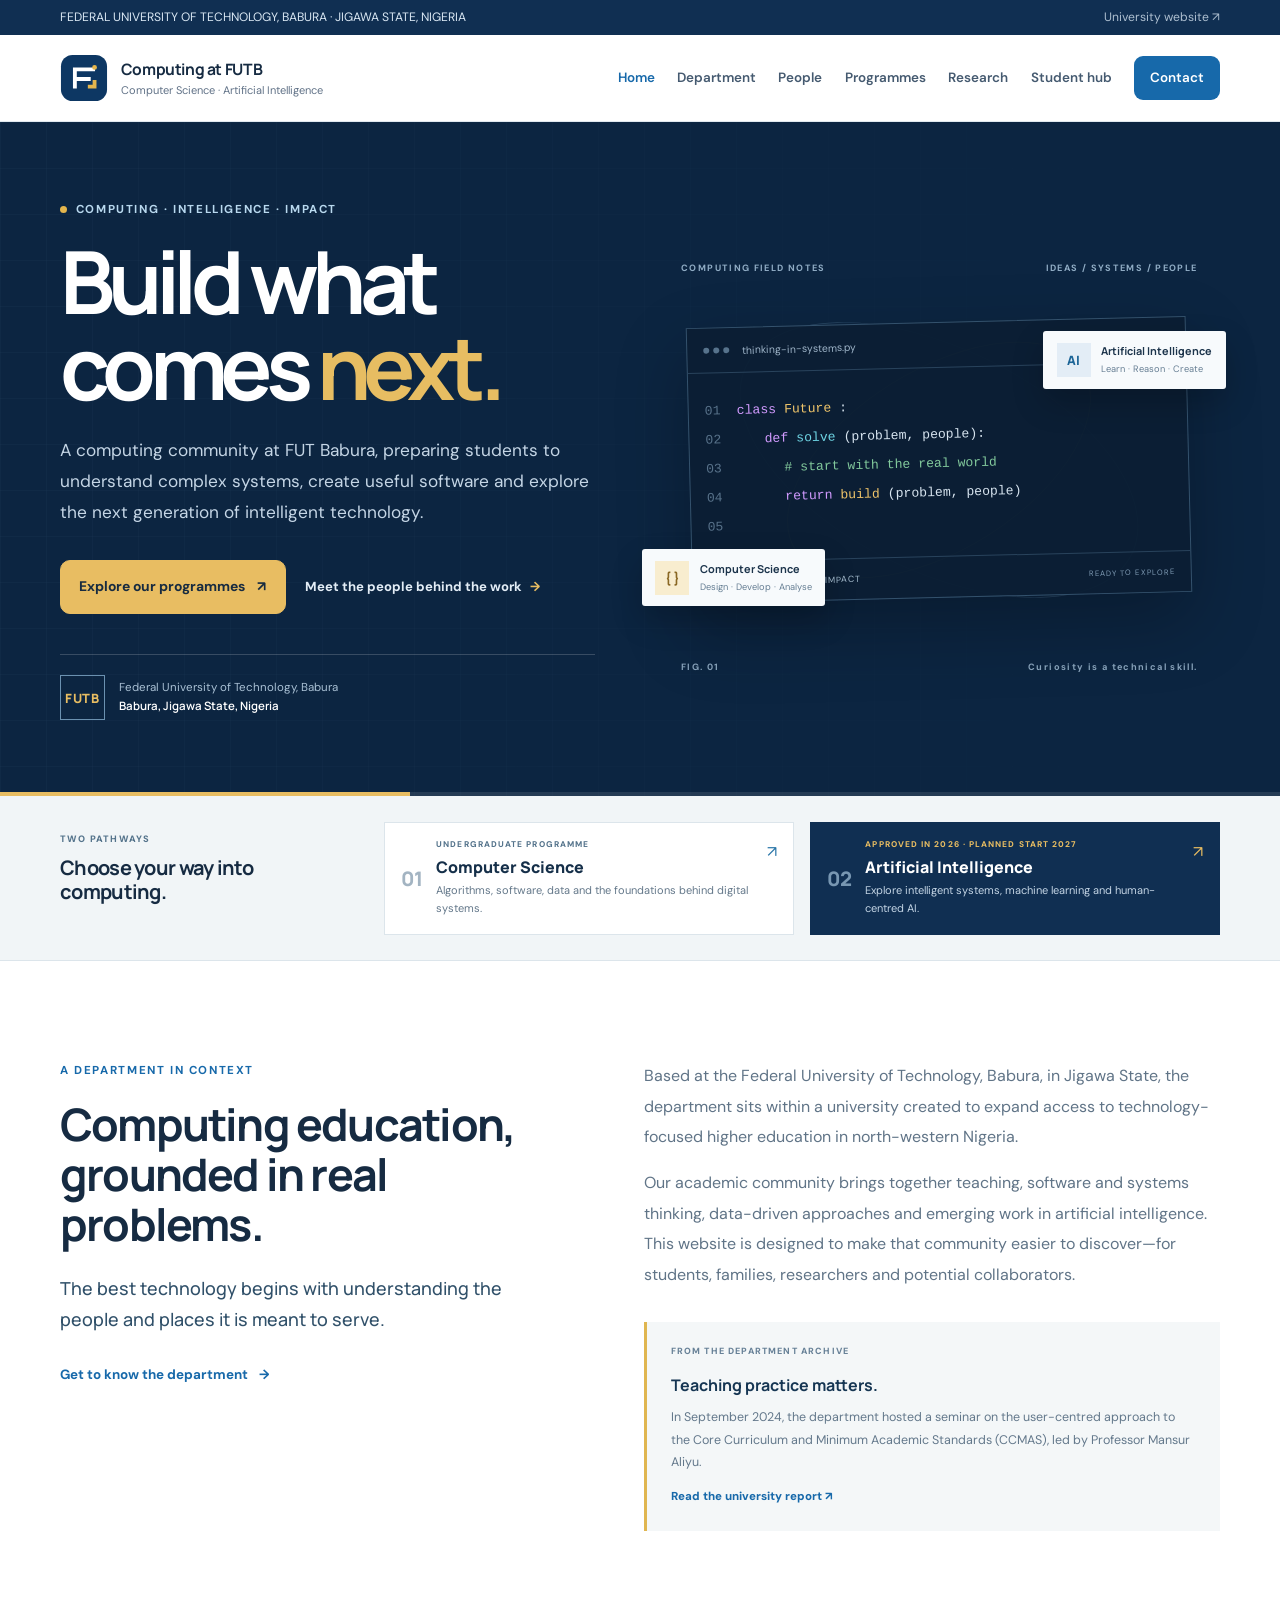
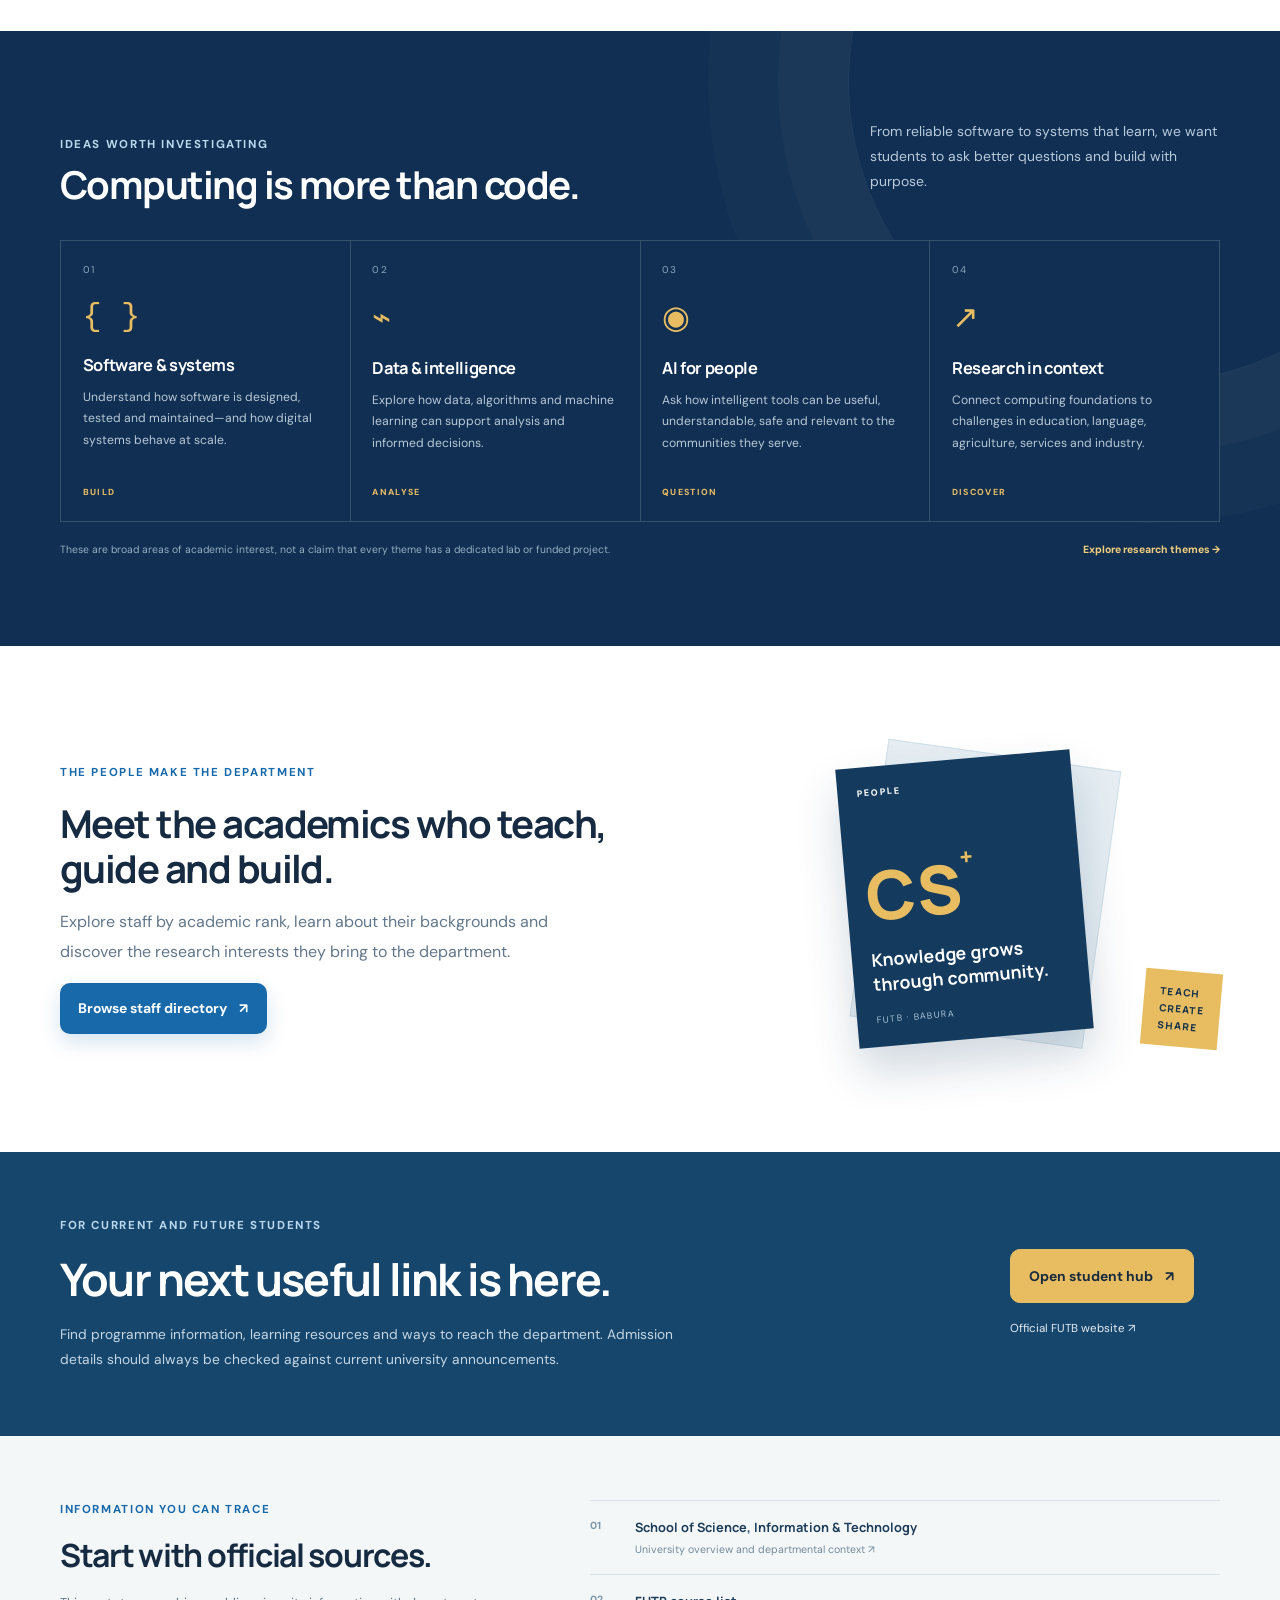
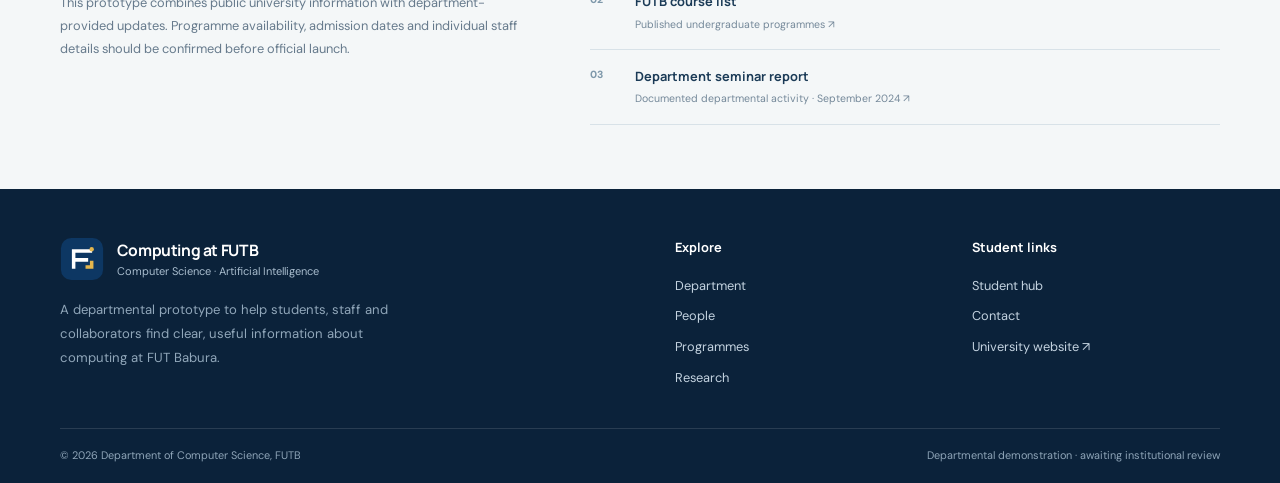
<file: index.html>
<!doctype html>
<html lang="en"><head><meta charset="utf-8"><meta name="viewport" content="width=device-width, initial-scale=1"><meta name="description" content="Explore Computer Science and Artificial Intelligence at the Federal University of Technology Babura, Jigawa State, Nigeria."><title>Computing at FUTB | Computer Science & Artificial Intelligence</title><link rel="icon" href="assets/images/favicon.svg" type="image/svg+xml"><link rel="stylesheet" href="assets/css/style.css"><script src="assets/js/main.js" defer></script></head>
<body><a class="skip-link" href="#main">Skip to content</a><div class="topbar"><div class="container topbar-inner"><span>FEDERAL UNIVERSITY OF TECHNOLOGY, BABURA · JIGAWA STATE, NIGERIA</span><a class="topbar-note" href="https://futb.edu.ng/" target="_blank" rel="noopener">University website ↗</a></div></div>
<header class="site-header"><div class="container header-inner"><a class="brand" href="index.html" aria-label="Department home"><img src="assets/images/futb-cs-mark.svg" alt="" width="48" height="48"><span><strong>Computing at FUTB</strong><small>Computer Science · Artificial Intelligence</small></span></a><button class="menu-toggle" aria-expanded="false" aria-controls="primary-nav" aria-label="Open navigation"><span></span><span></span><span></span></button><nav class="primary-nav" id="primary-nav" aria-label="Main navigation"><a class="active" href="index.html">Home</a><a href="about.html">Department</a><a href="staff.html">People</a><a href="programmes.html">Programmes</a><a href="research.html">Research</a><a href="resources.html">Student hub</a><a class="nav-contact" href="contact.html">Contact</a></nav></div></header>
<main id="main">
<section class="home-hero"><div class="hero-grid-texture" aria-hidden="true"></div><div class="container home-hero-layout"><div class="home-hero-copy"><p class="eyebrow eyebrow-light"><span class="eyebrow-dot"></span> COMPUTING · INTELLIGENCE · IMPACT</p><h1>Build what<br>comes <em>next.</em></h1><p class="home-hero-lead">A computing community at FUT Babura, preparing students to understand complex systems, create useful software and explore the next generation of intelligent technology.</p><div class="hero-actions"><a class="button button-gold" href="programmes.html">Explore our programmes <span aria-hidden="true">↗</span></a><a class="hero-text-link" href="staff.html">Meet the people behind the work <span>→</span></a></div><div class="hero-proof"><span class="proof-mark">FUTB</span><span>Federal University of Technology, Babura<br><strong>Babura, Jigawa State, Nigeria</strong></span></div></div>
<div class="hero-lab" aria-label="Abstract visual of code, data and artificial intelligence"><div class="lab-topline"><span>COMPUTING FIELD NOTES</span><span>IDEAS / SYSTEMS / PEOPLE</span></div><div class="lab-window"><div class="lab-window-head"><span class="window-dots"><i></i><i></i><i></i></span><span>thinking-in-systems.py</span><span class="window-state">FIELD NOTE 01</span></div><div class="code-lines" aria-hidden="true"><div><b>01</b><span class="code-purple">class</span> <span class="code-yellow">Future</span><span>:</span></div><div><b>02</b><span class="indent"></span><span class="code-purple">def</span> <span class="code-cyan">solve</span><span>(problem, people):</span></div><div><b>03</b><span class="indent indent-2"></span><span class="code-green"># start with the real world</span></div><div><b>04</b><span class="indent indent-2"></span><span class="code-purple">return</span> <span class="code-yellow">build</span><span>(problem, people)</span></div><div><b>05</b><span></span></div></div><div class="lab-output"><span class="output-dot"></span><span>IDEAS → SYSTEMS → IMPACT</span><span class="output-right">READY TO EXPLORE</span></div></div><div class="lab-orbit orbit-large"></div><div class="lab-orbit orbit-small"></div><div class="floating-card floating-ai"><span class="float-icon">AI</span><span><strong>Artificial Intelligence</strong><small>Learn · Reason · Create</small></span></div><div class="floating-card floating-cs"><span class="float-icon">{ }</span><span><strong>Computer Science</strong><small>Design · Develop · Analyse</small></span></div><div class="lab-foot"><span>FIG. 01</span><span>Curiosity is a technical skill.</span></div></div></div><div class="hero-bottom-rule"><span></span></div></section>
<section class="programme-strip"><div class="container programme-strip-inner"><div class="strip-intro"><span class="strip-kicker">TWO PATHWAYS</span><h2>Choose your way into computing.</h2></div><a class="pathway pathway-cs" href="programmes.html#computer-science"><span class="pathway-number">01</span><span class="pathway-content"><small>UNDERGRADUATE PROGRAMME</small><strong>Computer Science</strong><span>Algorithms, software, data and the foundations behind digital systems.</span></span><span class="pathway-arrow">↗</span></a><a class="pathway pathway-ai" href="programmes.html#artificial-intelligence"><span class="pathway-number">02</span><span class="pathway-content"><small>APPROVED IN 2026 · PLANNED START 2027</small><strong>Artificial Intelligence</strong><span>Explore intelligent systems, machine learning and human-centred AI.</span></span><span class="pathway-arrow">↗</span></a></div></section>
<section class="section section-white home-story"><div class="container story-layout"><div class="story-heading"><p class="eyebrow">A department in context</p><h2>Computing education, grounded in real problems.</h2><p class="story-big">The best technology begins with understanding the people and places it is meant to serve.</p><a class="text-link" href="about.html">Get to know the department <span>→</span></a></div><div class="story-copy"><p>Based at the Federal University of Technology, Babura, in Jigawa State, the department sits within a university created to expand access to technology-focused higher education in north-western Nigeria.</p><p>Our academic community brings together teaching, software and systems thinking, data-driven approaches and emerging work in artificial intelligence. This website is designed to make that community easier to discover—for students, families, researchers and potential collaborators.</p><div class="story-fact"><span class="fact-index">FROM THE DEPARTMENT ARCHIVE</span><strong>Teaching practice matters.</strong><p>In September 2024, the department hosted a seminar on the user-centred approach to the Core Curriculum and Minimum Academic Standards (CCMAS), led by Professor Mansur Aliyu.</p><a href="https://website.futb.edu.ng/department-of-computer-science-train-staff-on-ccmass-implementation/" target="_blank" rel="noopener">Read the university report ↗</a></div></div></div></section>
<section class="section research-section"><div class="container"><div class="section-heading section-heading-light"><div><p class="eyebrow eyebrow-light">Ideas worth investigating</p><h2>Computing is more than code.</h2></div><p class="heading-aside">From reliable software to systems that learn, we want students to ask better questions and build with purpose.</p></div><div class="interest-grid"><article class="interest-card"><span class="interest-no">01</span><div class="interest-symbol">{ }</div><h3>Software & systems</h3><p>Understand how software is designed, tested and maintained—and how digital systems behave at scale.</p><span class="interest-tag">BUILD</span></article><article class="interest-card"><span class="interest-no">02</span><div class="interest-symbol">⌁</div><h3>Data & intelligence</h3><p>Explore how data, algorithms and machine learning can support analysis and informed decisions.</p><span class="interest-tag">ANALYSE</span></article><article class="interest-card"><span class="interest-no">03</span><div class="interest-symbol">◉</div><h3>AI for people</h3><p>Ask how intelligent tools can be useful, understandable, safe and relevant to the communities they serve.</p><span class="interest-tag">QUESTION</span></article><article class="interest-card"><span class="interest-no">04</span><div class="interest-symbol">↗</div><h3>Research in context</h3><p>Connect computing foundations to challenges in education, language, agriculture, services and industry.</p><span class="interest-tag">DISCOVER</span></article></div><div class="research-footer"><span>These are broad areas of academic interest, not a claim that every theme has a dedicated lab or funded project.</span><a href="research.html">Explore research themes <span>→</span></a></div></div></section>
<section class="section section-white people-preview"><div class="container people-layout"><div><p class="eyebrow">The people make the department</p><h2>Meet the academics who teach, guide and build.</h2><p>Explore staff by academic rank, learn about their backgrounds and discover the research interests they bring to the department.</p><a class="button button-primary" href="staff.html">Browse staff directory <span>↗</span></a></div><div class="people-art" aria-hidden="true"><div class="people-card card-back"><span>COMPUTING</span><i>01</i></div><div class="people-card card-front"><span>PEOPLE</span><div class="people-initials">CS<span>+</span></div><strong>Knowledge grows<br>through community.</strong><small>FUTB · BABURA</small></div><div class="people-stamp">TEACH<br>CREATE<br>SHARE</div></div></div></section>
<section class="student-callout"><div class="container callout-inner"><div><p class="eyebrow eyebrow-light">For current and future students</p><h2>Your next useful link is here.</h2><p>Find programme information, learning resources and ways to reach the department. Admission details should always be checked against current university announcements.</p></div><div class="callout-actions"><a class="button button-gold" href="resources.html">Open student hub <span>↗</span></a><a class="callout-underlink" href="https://futb.edu.ng/" target="_blank" rel="noopener">Official FUTB website ↗</a></div></div></section>
<section class="section sources-section"><div class="container sources-layout"><div><p class="eyebrow">Information you can trace</p><h2>Start with official sources.</h2><p>This prototype combines public university information with department-provided updates. Programme availability, admission dates and individual staff details should be confirmed before official launch.</p></div><div class="source-links"><a href="https://futb.edu.ng/school-of-science-information-and-technology/" target="_blank" rel="noopener"><span>01</span><strong>School of Science, Information & Technology</strong><small>University overview and departmental context ↗</small></a><a href="https://website.futb.edu.ng/courses/" target="_blank" rel="noopener"><span>02</span><strong>FUTB course list</strong><small>Published undergraduate programmes ↗</small></a><a href="https://website.futb.edu.ng/department-of-computer-science-train-staff-on-ccmass-implementation/" target="_blank" rel="noopener"><span>03</span><strong>Department seminar report</strong><small>Documented departmental activity · September 2024 ↗</small></a></div></div></section>
</main><footer class="site-footer"><div class="container footer-main"><div class="footer-brand"><a class="brand brand-footer" href="index.html"><img src="assets/images/futb-cs-mark.svg" alt="" width="44" height="44"><span><strong>Computing at FUTB</strong><small>Computer Science · Artificial Intelligence</small></span></a><p>A departmental prototype to help students, staff and collaborators find clear, useful information about computing at FUT Babura.</p></div><div class="footer-column"><strong>Explore</strong><a href="about.html">Department</a><a href="staff.html">People</a><a href="programmes.html">Programmes</a><a href="research.html">Research</a></div><div class="footer-column"><strong>Student links</strong><a href="resources.html">Student hub</a><a href="contact.html">Contact</a><a href="https://futb.edu.ng/" target="_blank" rel="noopener">University website ↗</a></div></div><div class="container footer-bottom"><span>© <span data-current-year></span> Department of Computer Science, FUTB</span><span>Departmental demonstration · awaiting institutional review</span></div></footer>
</body></html>
</file>
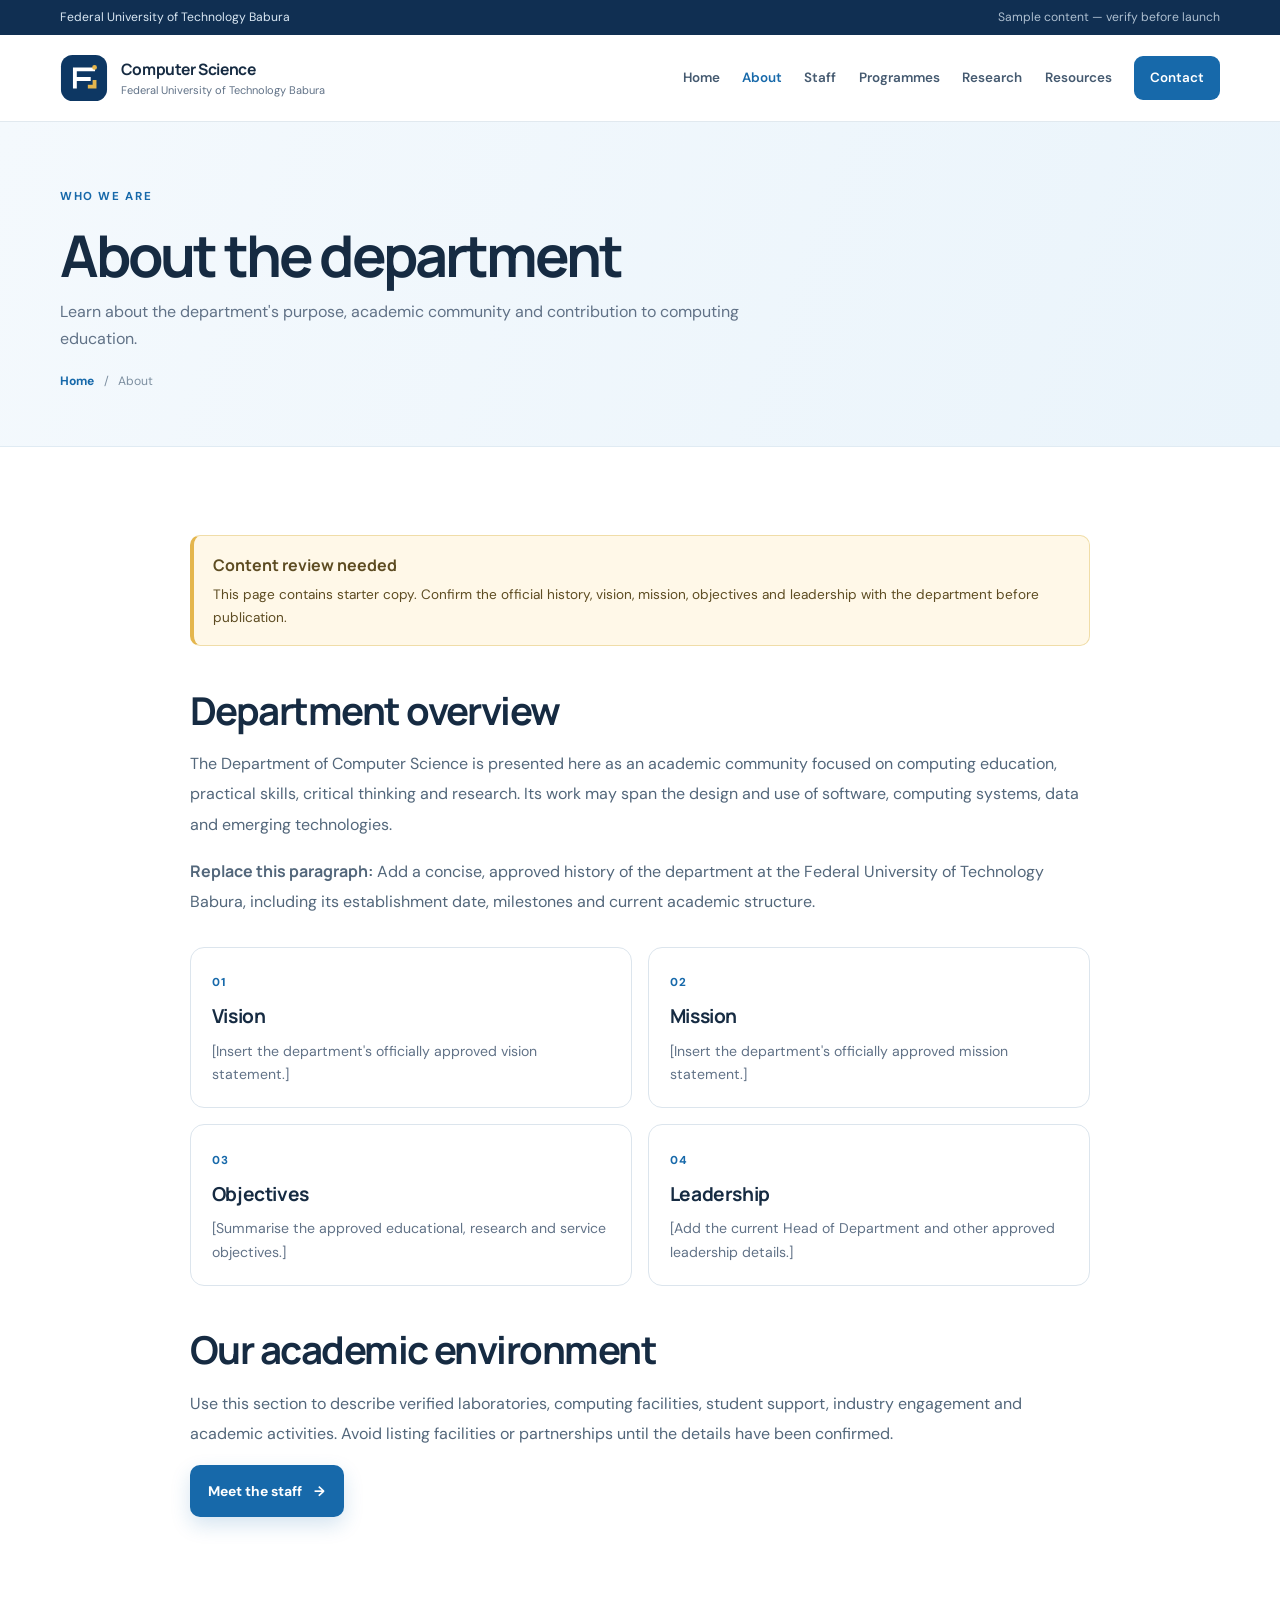
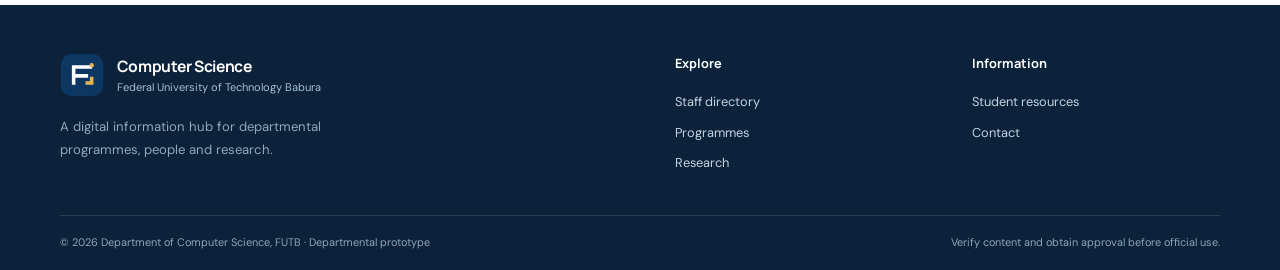
<file: about.html>
<!doctype html>
<html lang="en"><head><meta charset="utf-8"><meta name="viewport" content="width=device-width, initial-scale=1"><meta name="description" content="About the Department of Computer Science at FUTB."><title>About the Department | Computer Science FUTB</title><link rel="icon" href="assets/images/favicon.svg" type="image/svg+xml"><link rel="stylesheet" href="assets/css/style.css"><script src="assets/js/main.js" defer></script></head>
<body><a class="skip-link" href="#main">Skip to content</a><div class="topbar"><div class="container topbar-inner"><span>Federal University of Technology Babura</span><span class="topbar-note">Sample content — verify before launch</span></div></div><header class="site-header"><div class="container header-inner"><a class="brand" href="index.html"><img src="assets/images/futb-cs-mark.svg" alt="" width="48" height="48"><span><strong>Computer Science</strong><small>Federal University of Technology Babura</small></span></a><button class="menu-toggle" aria-expanded="false" aria-controls="primary-nav" aria-label="Open navigation"><span></span><span></span><span></span></button><nav class="primary-nav" id="primary-nav" aria-label="Main navigation"><a href="index.html">Home</a><a class="active" href="about.html">About</a><a href="staff.html">Staff</a><a href="programmes.html">Programmes</a><a href="research.html">Research</a><a href="resources.html">Resources</a><a class="nav-contact" href="contact.html">Contact</a></nav></div></header>
<main id="main"><section class="page-hero"><div class="container"><p class="eyebrow">Who we are</p><h1>About the department</h1><p>Learn about the department's purpose, academic community and contribution to computing education.</p><div class="breadcrumbs"><a href="index.html">Home</a><span>/</span><span>About</span></div></div></section>
<section class="section section-white"><div class="container content-narrow"><div class="notice-box"><strong>Content review needed</strong><p>This page contains starter copy. Confirm the official history, vision, mission, objectives and leadership with the department before publication.</p></div><h2>Department overview</h2><p>The Department of Computer Science is presented here as an academic community focused on computing education, practical skills, critical thinking and research. Its work may span the design and use of software, computing systems, data and emerging technologies.</p><p><strong>Replace this paragraph:</strong> Add a concise, approved history of the department at the Federal University of Technology Babura, including its establishment date, milestones and current academic structure.</p><div class="two-column-content"><article class="info-panel"><span class="panel-number">01</span><h3>Vision</h3><p>[Insert the department's officially approved vision statement.]</p></article><article class="info-panel"><span class="panel-number">02</span><h3>Mission</h3><p>[Insert the department's officially approved mission statement.]</p></article><article class="info-panel"><span class="panel-number">03</span><h3>Objectives</h3><p>[Summarise the approved educational, research and service objectives.]</p></article><article class="info-panel"><span class="panel-number">04</span><h3>Leadership</h3><p>[Add the current Head of Department and other approved leadership details.]</p></article></div><h2>Our academic environment</h2><p>Use this section to describe verified laboratories, computing facilities, student support, industry engagement and academic activities. Avoid listing facilities or partnerships until the details have been confirmed.</p><a class="button button-primary" href="staff.html">Meet the staff <span>→</span></a></div></section></main>
<footer class="site-footer"><div class="container footer-main"><div class="footer-brand"><a class="brand brand-footer" href="index.html"><img src="assets/images/futb-cs-mark.svg" alt="" width="44" height="44"><span><strong>Computer Science</strong><small>Federal University of Technology Babura</small></span></a><p>A digital information hub for departmental programmes, people and research.</p></div><div class="footer-column"><strong>Explore</strong><a href="staff.html">Staff directory</a><a href="programmes.html">Programmes</a><a href="research.html">Research</a></div><div class="footer-column"><strong>Information</strong><a href="resources.html">Student resources</a><a href="contact.html">Contact</a></div></div><div class="container footer-bottom"><span>© <span data-current-year></span> Department of Computer Science, FUTB · Departmental prototype</span><span>Verify content and obtain approval before official use.</span></div></footer></body></html>
</file>
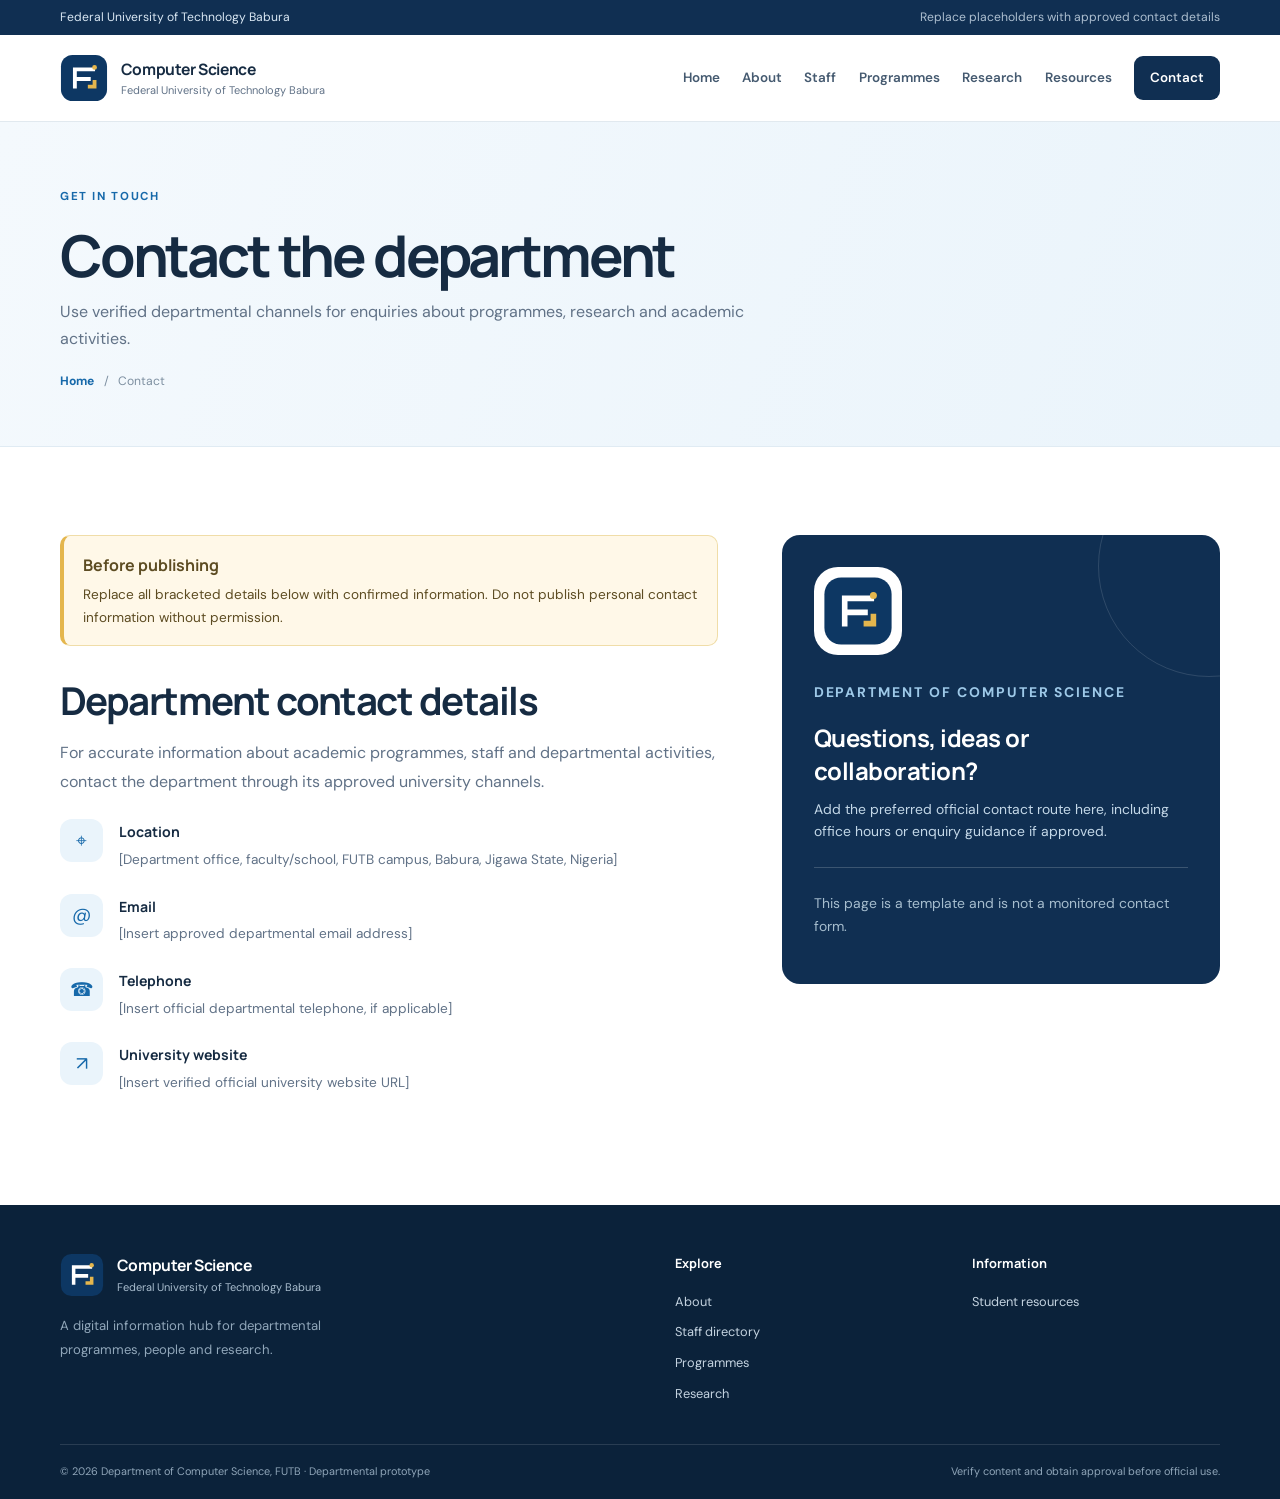
<file: contact.html>
<!doctype html>
<html lang="en"><head><meta charset="utf-8"><meta name="viewport" content="width=device-width, initial-scale=1"><meta name="description" content="Contact the Department of Computer Science at FUTB."><title>Contact | Computer Science FUTB</title><link rel="icon" href="assets/images/favicon.svg" type="image/svg+xml"><link rel="stylesheet" href="assets/css/style.css"><script src="assets/js/main.js" defer></script></head>
<body><a class="skip-link" href="#main">Skip to content</a><div class="topbar"><div class="container topbar-inner"><span>Federal University of Technology Babura</span><span class="topbar-note">Replace placeholders with approved contact details</span></div></div><header class="site-header"><div class="container header-inner"><a class="brand" href="index.html"><img src="assets/images/futb-cs-mark.svg" alt="" width="48" height="48"><span><strong>Computer Science</strong><small>Federal University of Technology Babura</small></span></a><button class="menu-toggle" aria-expanded="false" aria-controls="primary-nav" aria-label="Open navigation"><span></span><span></span><span></span></button><nav class="primary-nav" id="primary-nav" aria-label="Main navigation"><a href="index.html">Home</a><a href="about.html">About</a><a href="staff.html">Staff</a><a href="programmes.html">Programmes</a><a href="research.html">Research</a><a href="resources.html">Resources</a><a class="nav-contact active" href="contact.html">Contact</a></nav></div></header>
<main id="main"><section class="page-hero"><div class="container"><p class="eyebrow">Get in touch</p><h1>Contact the department</h1><p>Use verified departmental channels for enquiries about programmes, research and academic activities.</p><div class="breadcrumbs"><a href="index.html">Home</a><span>/</span><span>Contact</span></div></div></section><section class="section section-white"><div class="container contact-grid"><div><div class="notice-box"><strong>Before publishing</strong><p>Replace all bracketed details below with confirmed information. Do not publish personal contact information without permission.</p></div><h2>Department contact details</h2><p>For accurate information about academic programmes, staff and departmental activities, contact the department through its approved university channels.</p><div class="contact-detail"><span class="contact-icon">⌖</span><div><strong>Location</strong><p>[Department office, faculty/school, FUTB campus, Babura, Jigawa State, Nigeria]</p></div></div><div class="contact-detail"><span class="contact-icon">@</span><div><strong>Email</strong><p>[Insert approved departmental email address]</p></div></div><div class="contact-detail"><span class="contact-icon">☎</span><div><strong>Telephone</strong><p>[Insert official departmental telephone, if applicable]</p></div></div><div class="contact-detail"><span class="contact-icon">↗</span><div><strong>University website</strong><p>[Insert verified official university website URL]</p></div></div></div><aside class="contact-aside"><div class="contact-aside-mark"><img src="assets/images/futb-cs-mark.svg" alt="" width="70" height="70"></div><p class="eyebrow">Department of Computer Science</p><h3>Questions, ideas or collaboration?</h3><p>Add the preferred official contact route here, including office hours or enquiry guidance if approved.</p><div class="aside-divider"></div><p class="small-note">This page is a template and is not a monitored contact form.</p></aside></div></section></main>
<footer class="site-footer"><div class="container footer-main"><div class="footer-brand"><a class="brand brand-footer" href="index.html"><img src="assets/images/futb-cs-mark.svg" alt="" width="44" height="44"><span><strong>Computer Science</strong><small>Federal University of Technology Babura</small></span></a><p>A digital information hub for departmental programmes, people and research.</p></div><div class="footer-column"><strong>Explore</strong><a href="about.html">About</a><a href="staff.html">Staff directory</a><a href="programmes.html">Programmes</a><a href="research.html">Research</a></div><div class="footer-column"><strong>Information</strong><a href="resources.html">Student resources</a></div></div><div class="container footer-bottom"><span>© <span data-current-year></span> Department of Computer Science, FUTB · Departmental prototype</span><span>Verify content and obtain approval before official use.</span></div></footer></body></html>
</file>
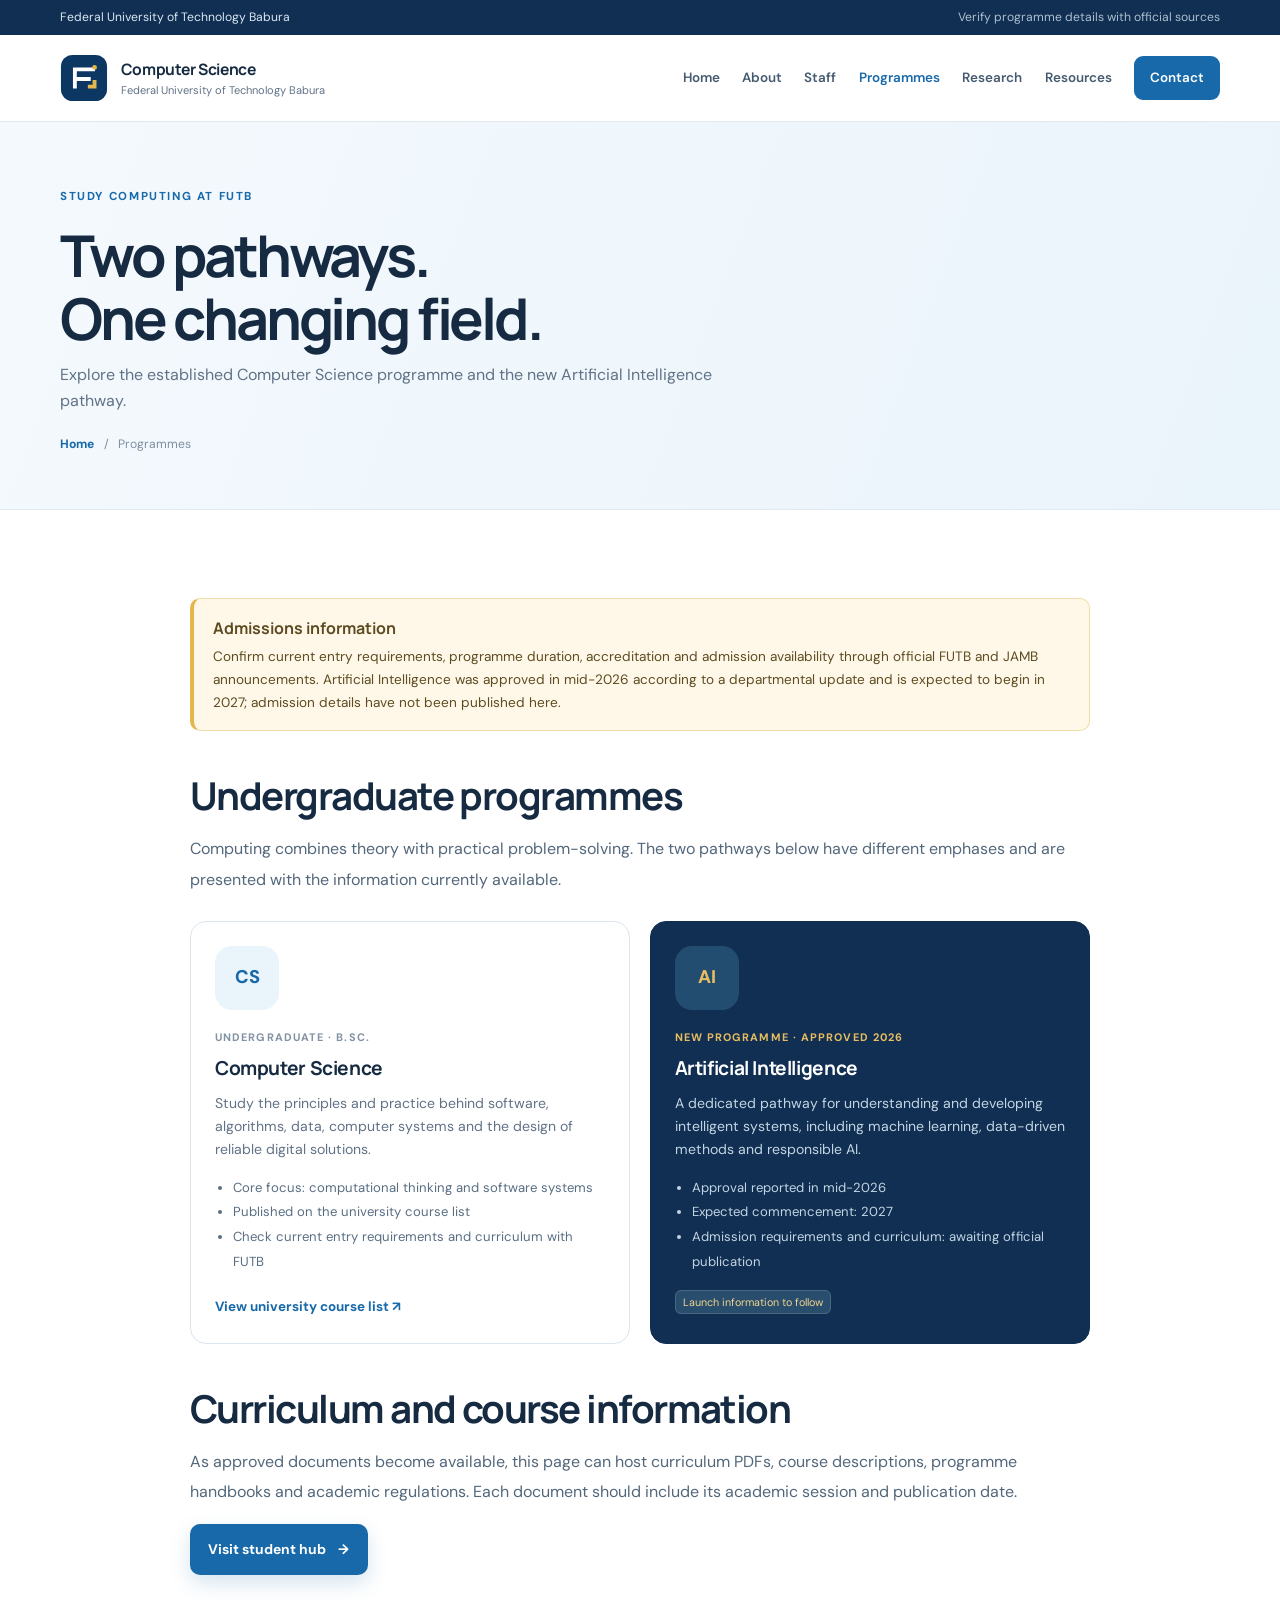
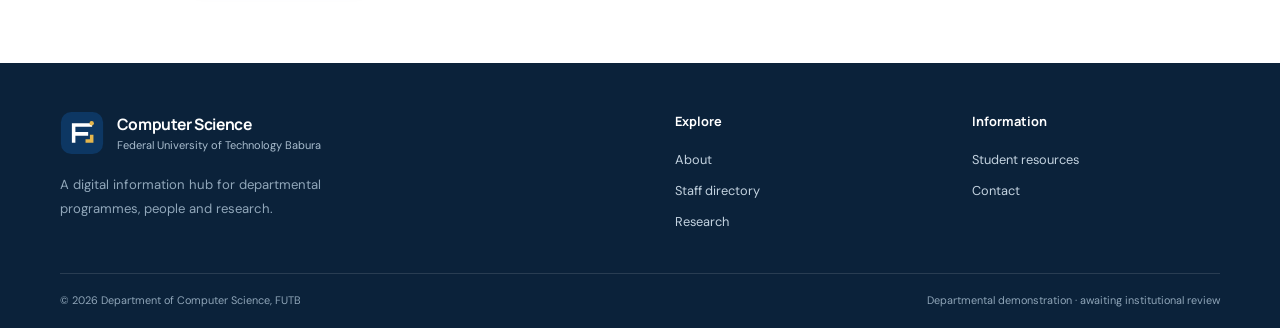
<file: programmes.html>
<!doctype html>
<html lang="en"><head><meta charset="utf-8"><meta name="viewport" content="width=device-width, initial-scale=1"><meta name="description" content="Academic programme information for Computer Science at FUTB."><title>Programmes | Computing at FUTB</title><link rel="icon" href="assets/images/favicon.svg" type="image/svg+xml"><link rel="stylesheet" href="assets/css/style.css"><script src="assets/js/main.js" defer></script></head>
<body><a class="skip-link" href="#main">Skip to content</a><div class="topbar"><div class="container topbar-inner"><span>Federal University of Technology Babura</span><span class="topbar-note">Verify programme details with official sources</span></div></div><header class="site-header"><div class="container header-inner"><a class="brand" href="index.html"><img src="assets/images/futb-cs-mark.svg" alt="" width="48" height="48"><span><strong>Computer Science</strong><small>Federal University of Technology Babura</small></span></a><button class="menu-toggle" aria-expanded="false" aria-controls="primary-nav" aria-label="Open navigation"><span></span><span></span><span></span></button><nav class="primary-nav" id="primary-nav" aria-label="Main navigation"><a href="index.html">Home</a><a href="about.html">About</a><a href="staff.html">Staff</a><a class="active" href="programmes.html">Programmes</a><a href="research.html">Research</a><a href="resources.html">Resources</a><a class="nav-contact" href="contact.html">Contact</a></nav></div></header>
<main id="main"><section class="page-hero"><div class="container"><p class="eyebrow">Study computing at FUTB</p><h1>Two pathways.<br>One changing field.</h1><p>Explore the established Computer Science programme and the new Artificial Intelligence pathway.</p><div class="breadcrumbs"><a href="index.html">Home</a><span>/</span><span>Programmes</span></div></div></section><section class="section section-white"><div class="container content-narrow"><div class="notice-box"><strong>Admissions information</strong><p>Confirm current entry requirements, programme duration, accreditation and admission availability through official FUTB and JAMB announcements. Artificial Intelligence was approved in mid-2026 according to a departmental update and is expected to begin in 2027; admission details have not been published here.</p></div><h2>Undergraduate programmes</h2><p>Computing combines theory with practical problem-solving. The two pathways below have different emphases and are presented with the information currently available.</p><div class="programme-grid"><article class="programme-card" id="computer-science"><div class="programme-symbol">CS</div><p class="card-kicker">UNDERGRADUATE · B.Sc.</p><h3>Computer Science</h3><p>Study the principles and practice behind software, algorithms, data, computer systems and the design of reliable digital solutions.</p><ul><li>Core focus: computational thinking and software systems</li><li>Published on the university course list</li><li>Check current entry requirements and curriculum with FUTB</li></ul><a class="card-link" href="https://website.futb.edu.ng/courses/" target="_blank" rel="noopener">View university course list ↗</a></article><article class="programme-card programme-card-featured" id="artificial-intelligence"><div class="programme-symbol">AI</div><p class="card-kicker">NEW PROGRAMME · APPROVED 2026</p><h3>Artificial Intelligence</h3><p>A dedicated pathway for understanding and developing intelligent systems, including machine learning, data-driven methods and responsible AI.</p><ul><li>Approval reported in mid-2026</li><li>Expected commencement: 2027</li><li>Admission requirements and curriculum: awaiting official publication</li></ul><span class="tag">Launch information to follow</span></article></div><h2>Curriculum and course information</h2><p>As approved documents become available, this page can host curriculum PDFs, course descriptions, programme handbooks and academic regulations. Each document should include its academic session and publication date.</p><a class="button button-primary" href="resources.html">Visit student hub <span>→</span></a></div></section></main>
<footer class="site-footer"><div class="container footer-main"><div class="footer-brand"><a class="brand brand-footer" href="index.html"><img src="assets/images/futb-cs-mark.svg" alt="" width="44" height="44"><span><strong>Computer Science</strong><small>Federal University of Technology Babura</small></span></a><p>A digital information hub for departmental programmes, people and research.</p></div><div class="footer-column"><strong>Explore</strong><a href="about.html">About</a><a href="staff.html">Staff directory</a><a href="research.html">Research</a></div><div class="footer-column"><strong>Information</strong><a href="resources.html">Student resources</a><a href="contact.html">Contact</a></div></div><div class="container footer-bottom"><span>© <span data-current-year></span> Department of Computer Science, FUTB</span><span>Departmental demonstration · awaiting institutional review</span></div></footer></body></html>
</file>
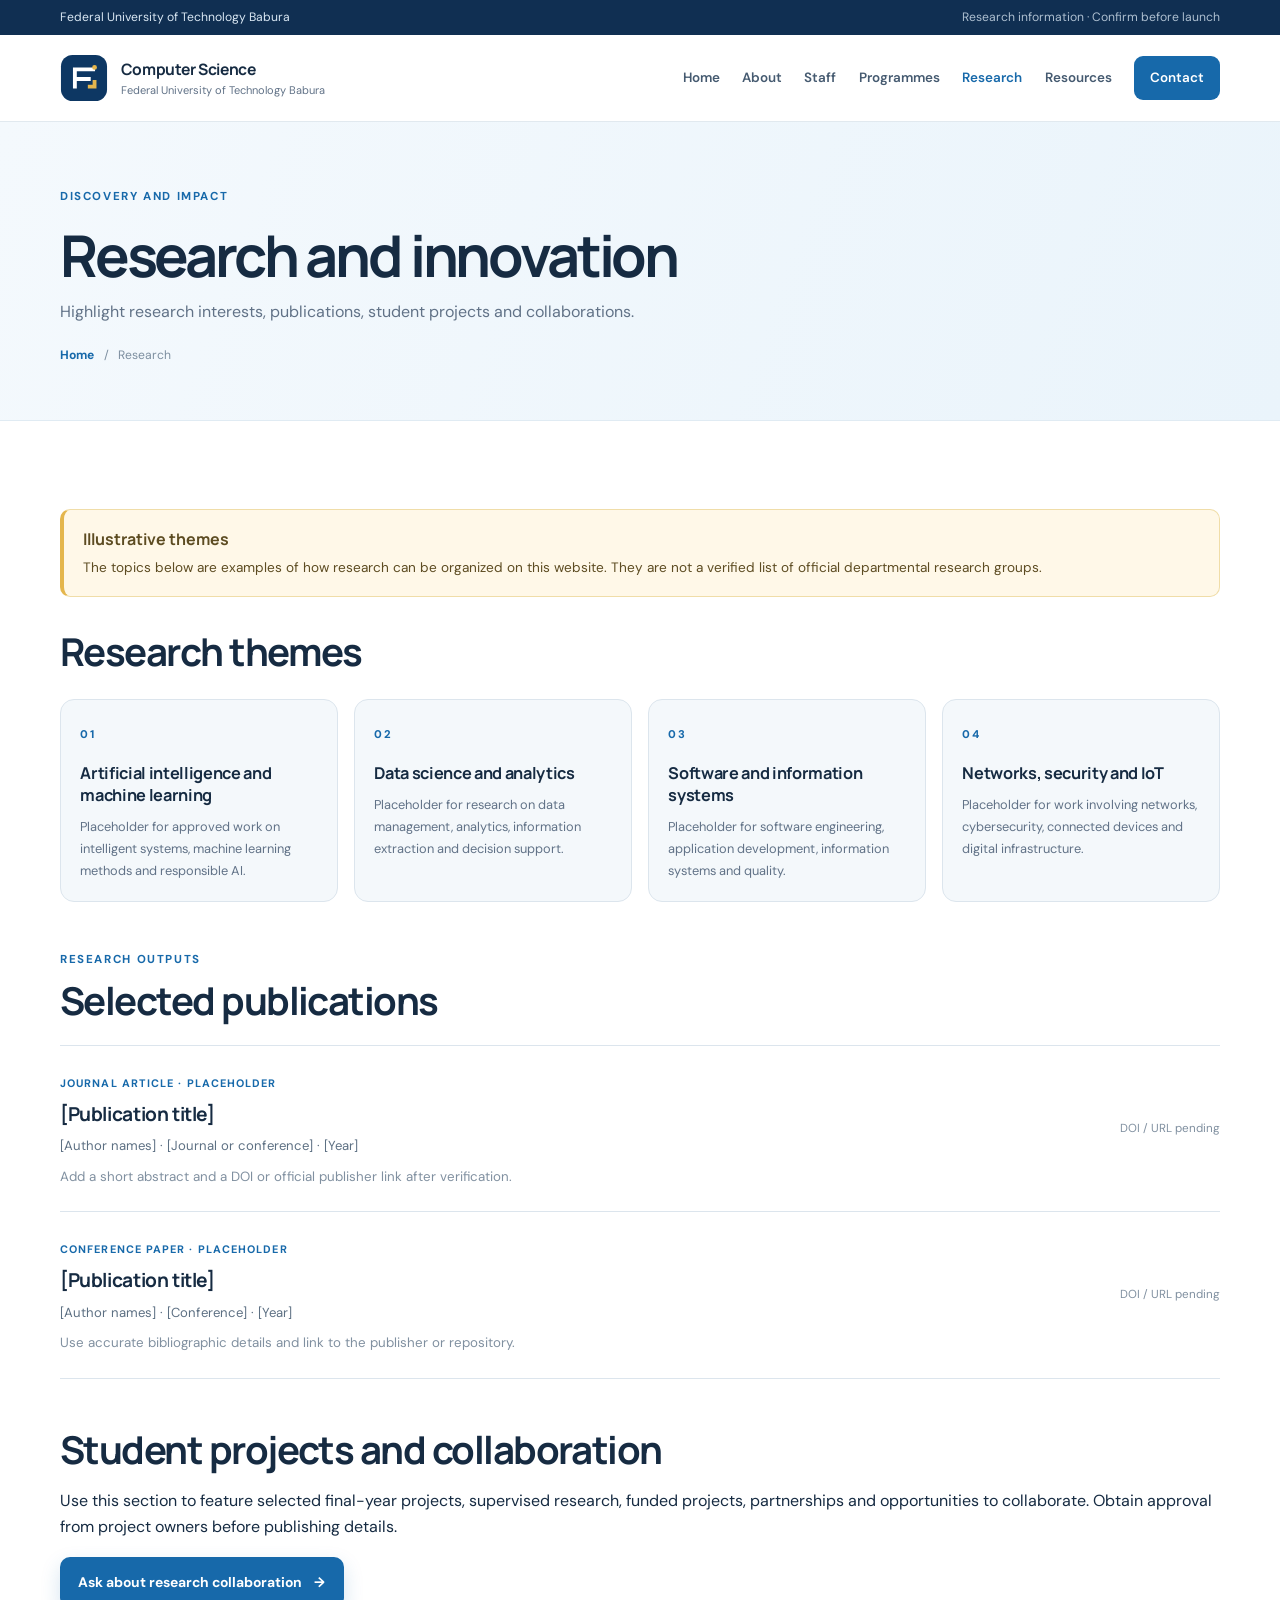
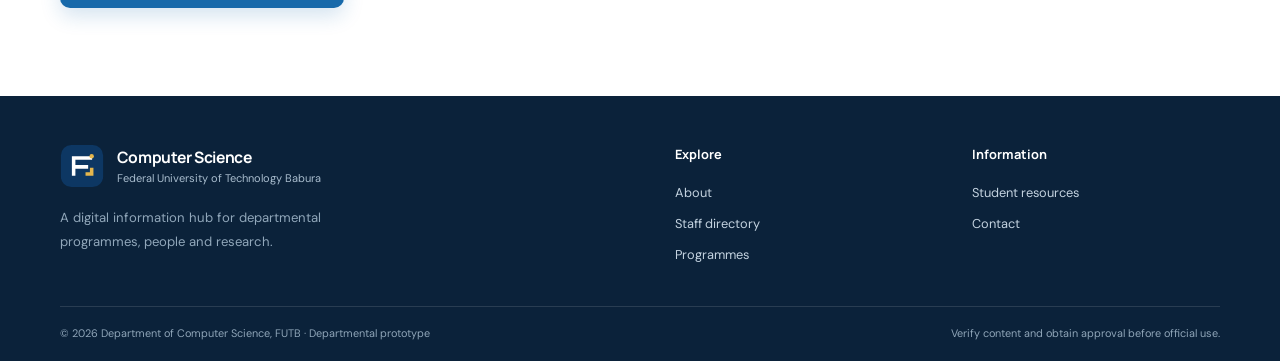
<file: research.html>
<!doctype html>
<html lang="en"><head><meta charset="utf-8"><meta name="viewport" content="width=device-width, initial-scale=1"><meta name="description" content="Research, publications and projects associated with Computer Science at FUTB."><title>Research | Computer Science FUTB</title><link rel="icon" href="assets/images/favicon.svg" type="image/svg+xml"><link rel="stylesheet" href="assets/css/style.css"><script src="assets/js/main.js" defer></script></head>
<body><a class="skip-link" href="#main">Skip to content</a><div class="topbar"><div class="container topbar-inner"><span>Federal University of Technology Babura</span><span class="topbar-note">Research information · Confirm before launch</span></div></div><header class="site-header"><div class="container header-inner"><a class="brand" href="index.html"><img src="assets/images/futb-cs-mark.svg" alt="" width="48" height="48"><span><strong>Computer Science</strong><small>Federal University of Technology Babura</small></span></a><button class="menu-toggle" aria-expanded="false" aria-controls="primary-nav" aria-label="Open navigation"><span></span><span></span><span></span></button><nav class="primary-nav" id="primary-nav" aria-label="Main navigation"><a href="index.html">Home</a><a href="about.html">About</a><a href="staff.html">Staff</a><a href="programmes.html">Programmes</a><a class="active" href="research.html">Research</a><a href="resources.html">Resources</a><a class="nav-contact" href="contact.html">Contact</a></nav></div></header>
<main id="main"><section class="page-hero"><div class="container"><p class="eyebrow">Discovery and impact</p><h1>Research and innovation</h1><p>Highlight research interests, publications, student projects and collaborations.</p><div class="breadcrumbs"><a href="index.html">Home</a><span>/</span><span>Research</span></div></div></section><section class="section section-white"><div class="container"><div class="notice-box"><strong>Illustrative themes</strong><p>The topics below are examples of how research can be organized on this website. They are not a verified list of official departmental research groups.</p></div><h2>Research themes</h2><div class="research-theme-grid"><article class="theme-card"><span class="theme-index">01</span><h3>Artificial intelligence and machine learning</h3><p>Placeholder for approved work on intelligent systems, machine learning methods and responsible AI.</p></article><article class="theme-card"><span class="theme-index">02</span><h3>Data science and analytics</h3><p>Placeholder for research on data management, analytics, information extraction and decision support.</p></article><article class="theme-card"><span class="theme-index">03</span><h3>Software and information systems</h3><p>Placeholder for software engineering, application development, information systems and quality.</p></article><article class="theme-card"><span class="theme-index">04</span><h3>Networks, security and IoT</h3><p>Placeholder for work involving networks, cybersecurity, connected devices and digital infrastructure.</p></article></div><div class="section-heading publication-heading"><div><p class="eyebrow">Research outputs</p><h2>Selected publications</h2></div></div><div class="publication-list"><article class="publication-item"><div><span class="publication-type">Journal article · Placeholder</span><h3>[Publication title]</h3><p>[Author names] · [Journal or conference] · [Year]</p><small>Add a short abstract and a DOI or official publisher link after verification.</small></div><span class="publication-link">DOI / URL pending</span></article><article class="publication-item"><div><span class="publication-type">Conference paper · Placeholder</span><h3>[Publication title]</h3><p>[Author names] · [Conference] · [Year]</p><small>Use accurate bibliographic details and link to the publisher or repository.</small></div><span class="publication-link">DOI / URL pending</span></article></div><h2>Student projects and collaboration</h2><p>Use this section to feature selected final-year projects, supervised research, funded projects, partnerships and opportunities to collaborate. Obtain approval from project owners before publishing details.</p><a class="button button-primary" href="contact.html">Ask about research collaboration <span>→</span></a></div></section></main>
<footer class="site-footer"><div class="container footer-main"><div class="footer-brand"><a class="brand brand-footer" href="index.html"><img src="assets/images/futb-cs-mark.svg" alt="" width="44" height="44"><span><strong>Computer Science</strong><small>Federal University of Technology Babura</small></span></a><p>A digital information hub for departmental programmes, people and research.</p></div><div class="footer-column"><strong>Explore</strong><a href="about.html">About</a><a href="staff.html">Staff directory</a><a href="programmes.html">Programmes</a></div><div class="footer-column"><strong>Information</strong><a href="resources.html">Student resources</a><a href="contact.html">Contact</a></div></div><div class="container footer-bottom"><span>© <span data-current-year></span> Department of Computer Science, FUTB · Departmental prototype</span><span>Verify content and obtain approval before official use.</span></div></footer></body></html>
</file>
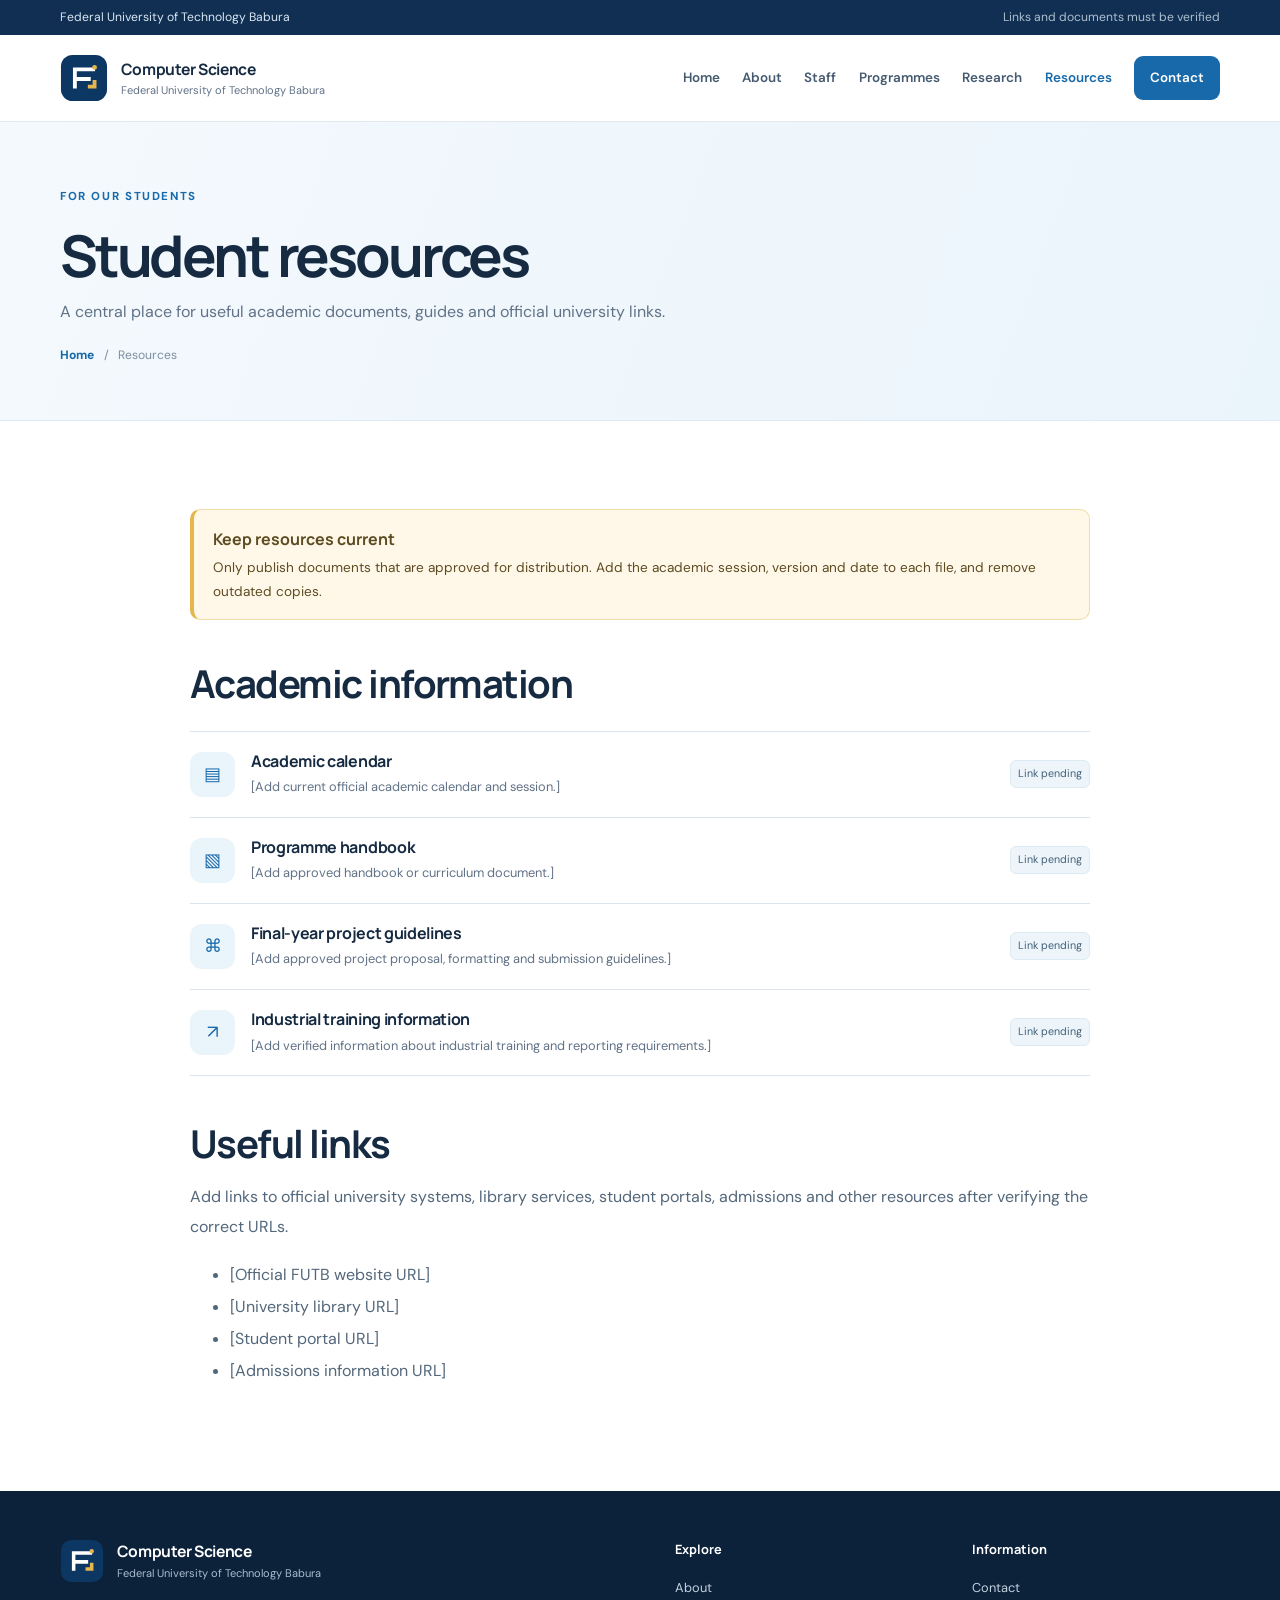
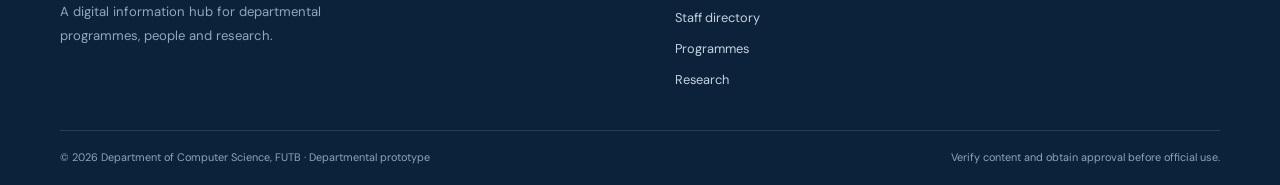
<file: resources.html>
<!doctype html>
<html lang="en"><head><meta charset="utf-8"><meta name="viewport" content="width=device-width, initial-scale=1"><meta name="description" content="Student resources and useful academic links for Computer Science at FUTB."><title>Student Resources | Computer Science FUTB</title><link rel="icon" href="assets/images/favicon.svg" type="image/svg+xml"><link rel="stylesheet" href="assets/css/style.css"><script src="assets/js/main.js" defer></script></head>
<body><a class="skip-link" href="#main">Skip to content</a><div class="topbar"><div class="container topbar-inner"><span>Federal University of Technology Babura</span><span class="topbar-note">Links and documents must be verified</span></div></div><header class="site-header"><div class="container header-inner"><a class="brand" href="index.html"><img src="assets/images/futb-cs-mark.svg" alt="" width="48" height="48"><span><strong>Computer Science</strong><small>Federal University of Technology Babura</small></span></a><button class="menu-toggle" aria-expanded="false" aria-controls="primary-nav" aria-label="Open navigation"><span></span><span></span><span></span></button><nav class="primary-nav" id="primary-nav" aria-label="Main navigation"><a href="index.html">Home</a><a href="about.html">About</a><a href="staff.html">Staff</a><a href="programmes.html">Programmes</a><a href="research.html">Research</a><a class="active" href="resources.html">Resources</a><a class="nav-contact" href="contact.html">Contact</a></nav></div></header>
<main id="main"><section class="page-hero"><div class="container"><p class="eyebrow">For our students</p><h1>Student resources</h1><p>A central place for useful academic documents, guides and official university links.</p><div class="breadcrumbs"><a href="index.html">Home</a><span>/</span><span>Resources</span></div></div></section><section class="section section-white"><div class="container content-narrow"><div class="notice-box"><strong>Keep resources current</strong><p>Only publish documents that are approved for distribution. Add the academic session, version and date to each file, and remove outdated copies.</p></div><h2>Academic information</h2><div class="resource-list"><div class="resource-row"><div class="resource-row-icon">▤</div><div><h3>Academic calendar</h3><p>[Add current official academic calendar and session.]</p></div><span class="tag">Link pending</span></div><div class="resource-row"><div class="resource-row-icon">▧</div><div><h3>Programme handbook</h3><p>[Add approved handbook or curriculum document.]</p></div><span class="tag">Link pending</span></div><div class="resource-row"><div class="resource-row-icon">⌘</div><div><h3>Final-year project guidelines</h3><p>[Add approved project proposal, formatting and submission guidelines.]</p></div><span class="tag">Link pending</span></div><div class="resource-row"><div class="resource-row-icon">↗</div><div><h3>Industrial training information</h3><p>[Add verified information about industrial training and reporting requirements.]</p></div><span class="tag">Link pending</span></div></div><h2>Useful links</h2><p>Add links to official university systems, library services, student portals, admissions and other resources after verifying the correct URLs.</p><ul class="check-list"><li>[Official FUTB website URL]</li><li>[University library URL]</li><li>[Student portal URL]</li><li>[Admissions information URL]</li></ul></div></section></main>
<footer class="site-footer"><div class="container footer-main"><div class="footer-brand"><a class="brand brand-footer" href="index.html"><img src="assets/images/futb-cs-mark.svg" alt="" width="44" height="44"><span><strong>Computer Science</strong><small>Federal University of Technology Babura</small></span></a><p>A digital information hub for departmental programmes, people and research.</p></div><div class="footer-column"><strong>Explore</strong><a href="about.html">About</a><a href="staff.html">Staff directory</a><a href="programmes.html">Programmes</a><a href="research.html">Research</a></div><div class="footer-column"><strong>Information</strong><a href="contact.html">Contact</a></div></div><div class="container footer-bottom"><span>© <span data-current-year></span> Department of Computer Science, FUTB · Departmental prototype</span><span>Verify content and obtain approval before official use.</span></div></footer></body></html>
</file>
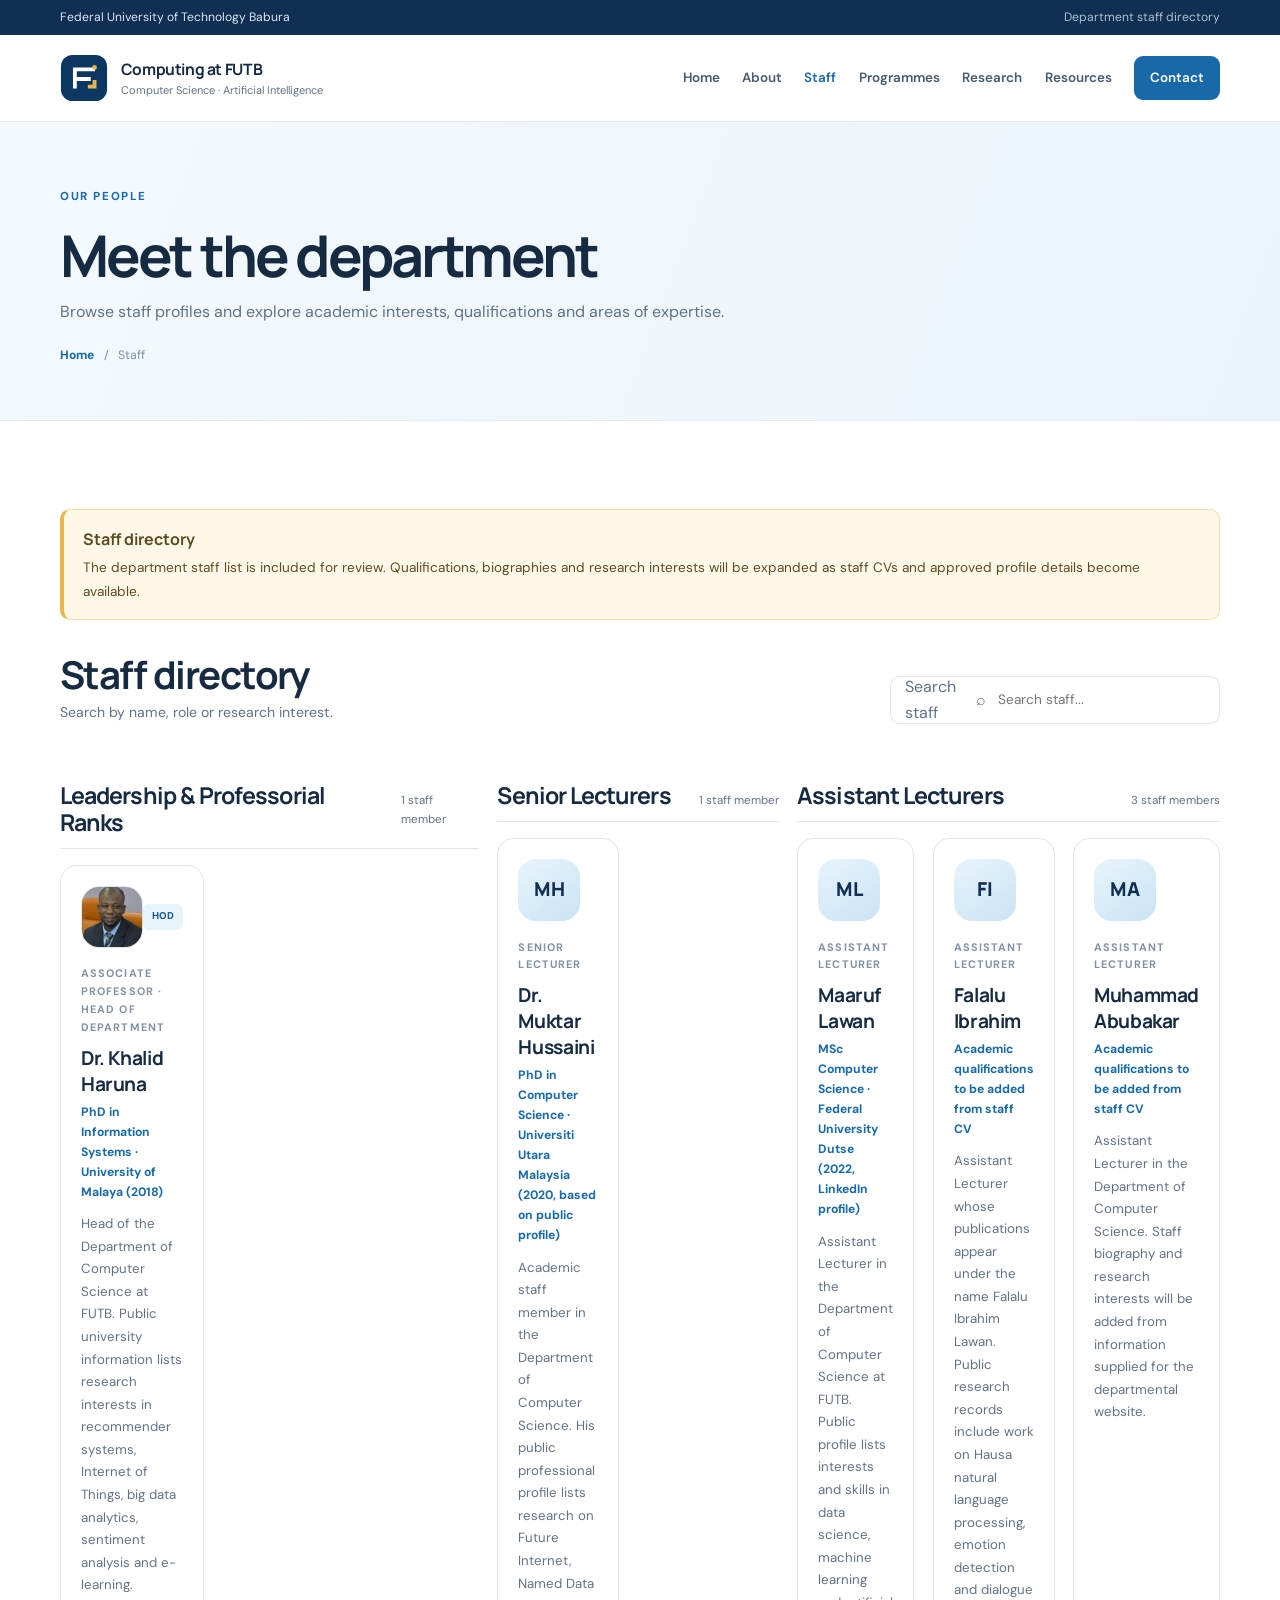
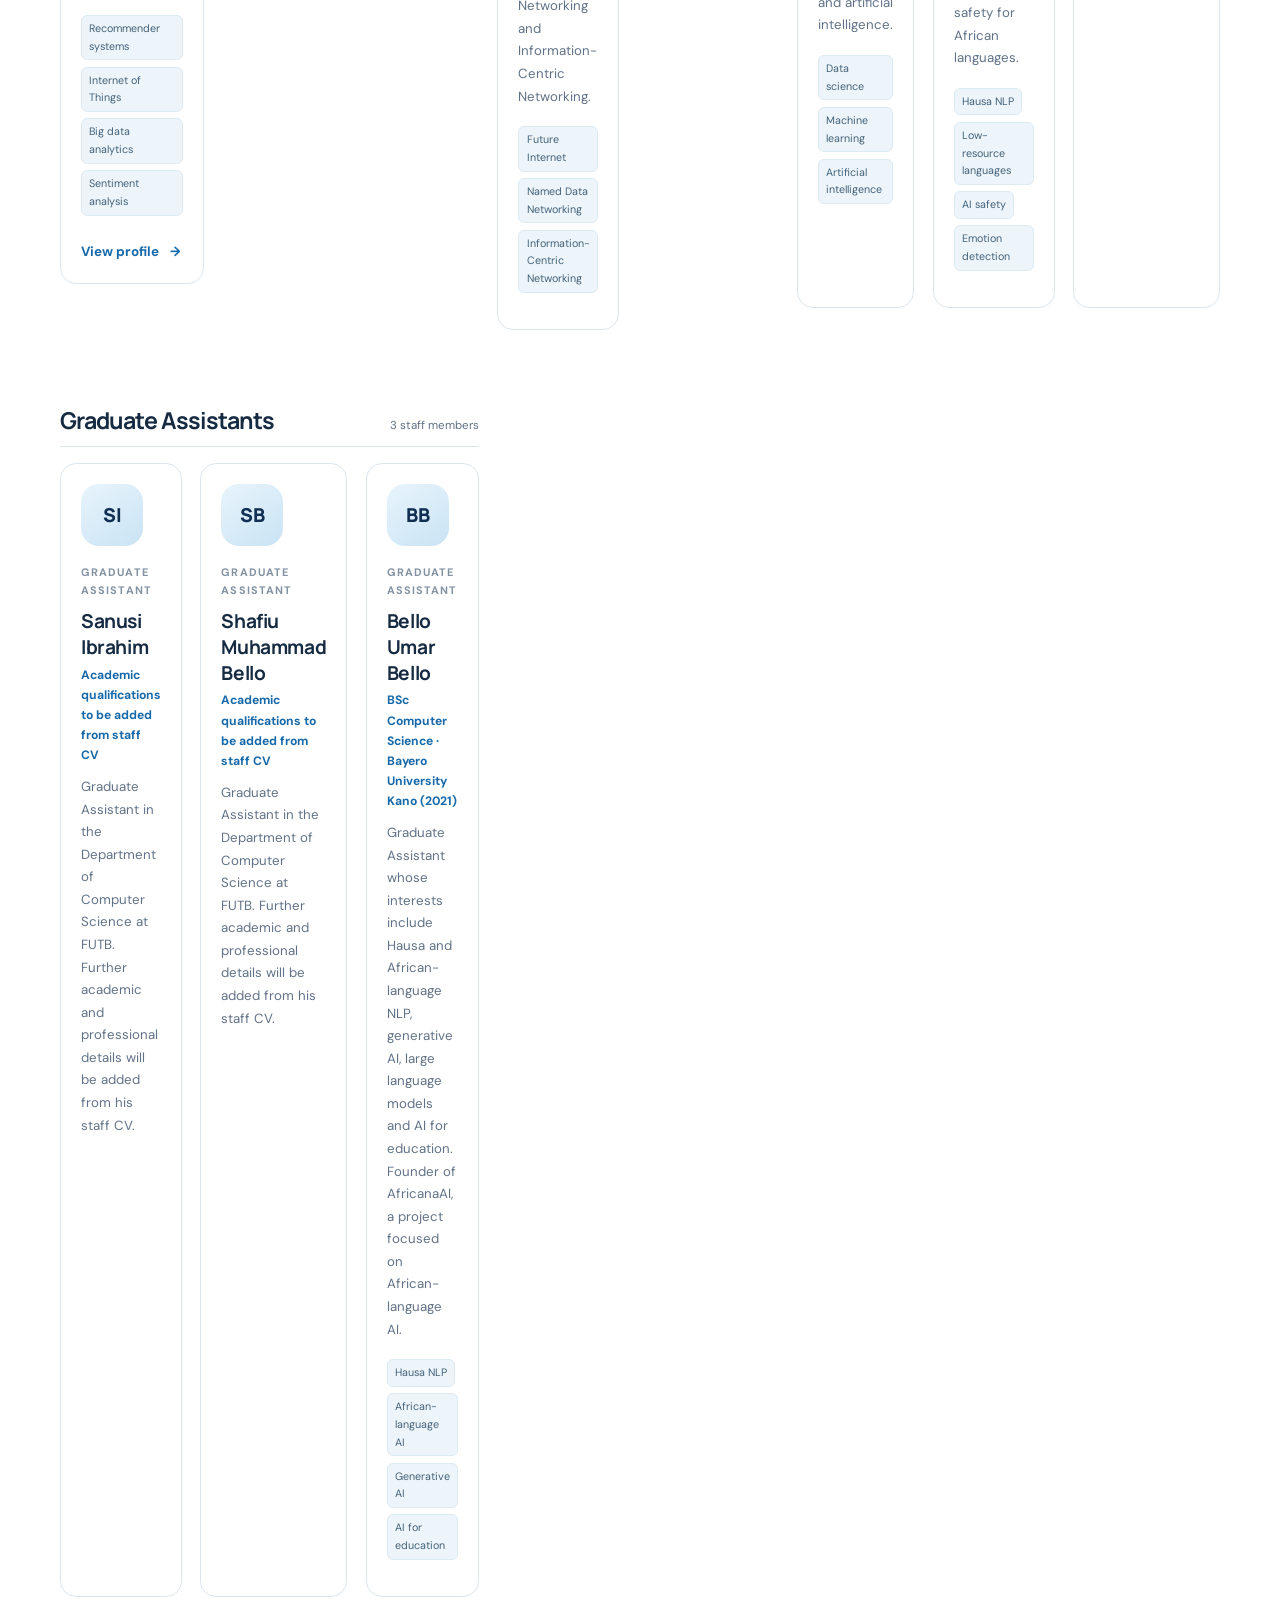
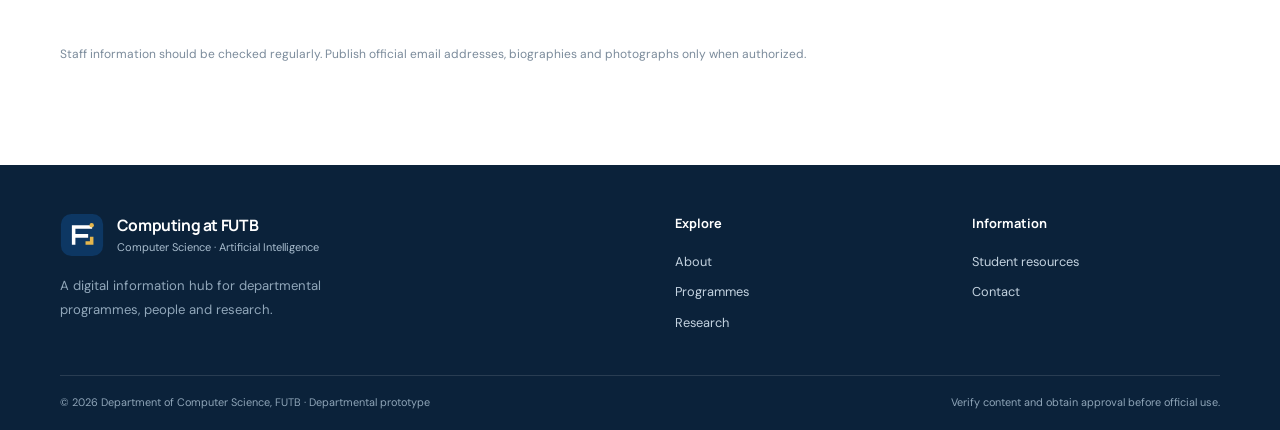
<file: staff.html>
<!doctype html>
<html lang="en"><head><meta charset="utf-8"><meta name="viewport" content="width=device-width, initial-scale=1"><meta name="description" content="Staff directory for the Department of Computer Science at FUTB."><title>Staff Directory | Computing at FUTB</title><link rel="icon" href="assets/images/favicon.svg" type="image/svg+xml"><link rel="stylesheet" href="assets/css/style.css"><script src="assets/js/main.js" defer></script><script src="assets/js/staff.js" defer></script></head>
<body><a class="skip-link" href="#main">Skip to content</a><div class="topbar"><div class="container topbar-inner"><span>Federal University of Technology Babura</span><span class="topbar-note">Department staff directory</span></div></div><header class="site-header"><div class="container header-inner"><a class="brand" href="index.html"><img src="assets/images/futb-cs-mark.svg" alt="" width="48" height="48"><span><strong>Computing at FUTB</strong><small>Computer Science · Artificial Intelligence</small></span></a><button class="menu-toggle" aria-expanded="false" aria-controls="primary-nav" aria-label="Open navigation"><span></span><span></span><span></span></button><nav class="primary-nav" id="primary-nav" aria-label="Main navigation"><a href="index.html">Home</a><a href="about.html">About</a><a class="active" href="staff.html">Staff</a><a href="programmes.html">Programmes</a><a href="research.html">Research</a><a href="resources.html">Resources</a><a class="nav-contact" href="contact.html">Contact</a></nav></div></header>
<main id="main"><section class="page-hero"><div class="container"><p class="eyebrow">Our people</p><h1>Meet the department</h1><p>Browse staff profiles and explore academic interests, qualifications and areas of expertise.</p><div class="breadcrumbs"><a href="index.html">Home</a><span>/</span><span>Staff</span></div></div></section><section class="section section-white"><div class="container"><div class="notice-box"><strong>Staff directory</strong><p>The department staff list is included for review. Qualifications, biographies and research interests will be expanded as staff CVs and approved profile details become available.</p></div><div class="directory-toolbar"><div><h2>Staff directory</h2><p class="muted">Search by name, role or research interest.</p></div><label class="search-box"><span class="sr-only">Search staff</span><span aria-hidden="true">⌕</span><input id="staff-search" type="search" placeholder="Search staff..." autocomplete="off"></label></div><div id="staff-grid" class="staff-grid" aria-live="polite"><div class="loading-message">Loading staff profiles…</div></div><p id="staff-empty" class="empty-state" hidden>No staff profiles match your search. Try another term.</p><p class="small-note">Staff information should be checked regularly. Publish official email addresses, biographies and photographs only when authorized.</p></div></section></main>
<footer class="site-footer"><div class="container footer-main"><div class="footer-brand"><a class="brand brand-footer" href="index.html"><img src="assets/images/futb-cs-mark.svg" alt="" width="44" height="44"><span><strong>Computing at FUTB</strong><small>Computer Science · Artificial Intelligence</small></span></a><p>A digital information hub for departmental programmes, people and research.</p></div><div class="footer-column"><strong>Explore</strong><a href="about.html">About</a><a href="programmes.html">Programmes</a><a href="research.html">Research</a></div><div class="footer-column"><strong>Information</strong><a href="resources.html">Student resources</a><a href="contact.html">Contact</a></div></div><div class="container footer-bottom"><span>© <span data-current-year></span> Department of Computer Science, FUTB · Departmental prototype</span><span>Verify content and obtain approval before official use.</span></div></footer></body></html>
</file>
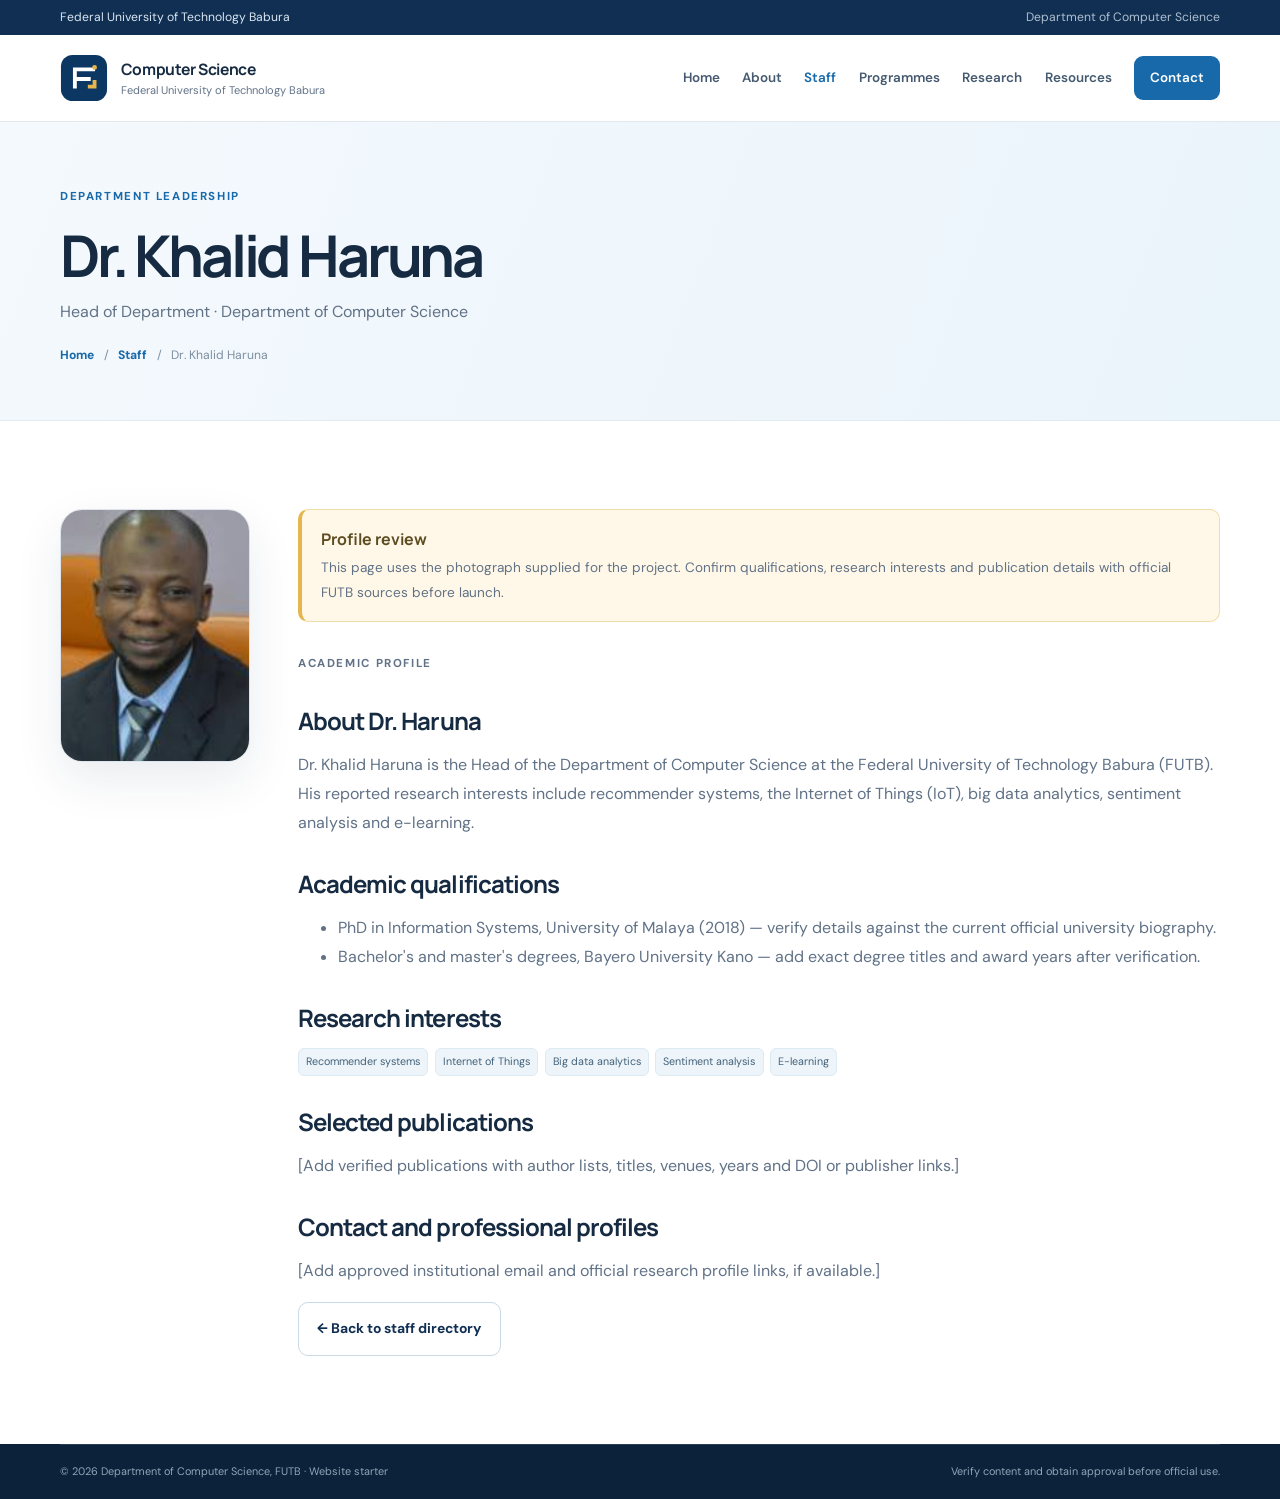
<file: staff/dr-khalid-haruna.html>
<!doctype html><html lang="en"><head><meta charset="utf-8"><meta name="viewport" content="width=device-width, initial-scale=1"><meta name="description" content="Profile of Dr. Khalid Haruna, Head of the Department of Computer Science at FUTB."><title>Dr. Khalid Haruna | Computer Science FUTB</title><link rel="icon" href="../assets/images/favicon.svg" type="image/svg+xml"><link rel="stylesheet" href="../assets/css/style.css"><script src="../assets/js/main.js" defer></script></head><body><a class="skip-link" href="#main">Skip to content</a><div class="topbar"><div class="container topbar-inner"><span>Federal University of Technology Babura</span><span class="topbar-note">Department of Computer Science</span></div></div><header class="site-header"><div class="container header-inner"><a class="brand" href="../index.html"><img src="../assets/images/futb-cs-mark.svg" alt="" width="48" height="48"><span><strong>Computer Science</strong><small>Federal University of Technology Babura</small></span></a><button class="menu-toggle" aria-expanded="false" aria-controls="primary-nav" aria-label="Open navigation"><span></span><span></span><span></span></button><nav class="primary-nav" id="primary-nav" aria-label="Main navigation"><a href="../index.html">Home</a><a href="../about.html">About</a><a class="active" href="../staff.html">Staff</a><a href="../programmes.html">Programmes</a><a href="../research.html">Research</a><a href="../resources.html">Resources</a><a class="nav-contact" href="../contact.html">Contact</a></nav></div></header><main id="main"><section class="page-hero"><div class="container"><p class="eyebrow">Department leadership</p><h1>Dr. Khalid Haruna</h1><p>Head of Department · Department of Computer Science</p><div class="breadcrumbs"><a href="../index.html">Home</a><span>/</span><a href="../staff.html">Staff</a><span>/</span><span>Dr. Khalid Haruna</span></div></div></section><section class="section section-white"><div class="container profile-layout"><div class="profile-portrait-wrap"><img class="profile-photo" src="../assets/images/dr-khalid-haruna.jpg" alt="Photograph of Dr. Khalid Haruna"></div><div class="profile-content"><div class="notice-box"><strong>Profile review</strong><p>This page uses the photograph supplied for the project. Confirm qualifications, research interests and publication details with official FUTB sources before launch.</p></div><p class="eyebrow">Academic profile</p><h2>About Dr. Haruna</h2><p>Dr. Khalid Haruna is the Head of the Department of Computer Science at the Federal University of Technology Babura (FUTB). His reported research interests include recommender systems, the Internet of Things (IoT), big data analytics, sentiment analysis and e-learning.</p><h2>Academic qualifications</h2><ul><li>PhD in Information Systems, University of Malaya (2018) — verify details against the current official university biography.</li><li>Bachelor's and master's degrees, Bayero University Kano — add exact degree titles and award years after verification.</li></ul><h2>Research interests</h2><div class="tag-list"><span class="tag">Recommender systems</span><span class="tag">Internet of Things</span><span class="tag">Big data analytics</span><span class="tag">Sentiment analysis</span><span class="tag">E-learning</span></div><h2>Selected publications</h2><p>[Add verified publications with author lists, titles, venues, years and DOI or publisher links.]</p><h2>Contact and professional profiles</h2><p>[Add approved institutional email and official research profile links, if available.]</p><a class="button button-secondary" href="../staff.html">← Back to staff directory</a></div></div></section></main><footer class="site-footer"><div class="container footer-bottom"><span>© <span data-current-year></span> Department of Computer Science, FUTB · Website starter</span><span>Verify content and obtain approval before official use.</span></div></footer></body></html>
</file>
<file: assets/css/style.css>
@import url('https://fonts.googleapis.com/css2?family=DM+Sans:wght@400;500;600;700&family=Manrope:wght@400;500;600;700;800&display=swap');
:root{--navy:#102f52;--blue:#1769aa;--blue-2:#287fbd;--sky:#eaf4fb;--ink:#162b42;--muted:#617287;--line:#dce5ed;--paper:#fff;--tint:#f4f8fb;--gold:#e4b64d;--radius:18px;--shadow:0 18px 48px rgba(16,47,82,.09)}
*{box-sizing:border-box}html{scroll-behavior:smooth}body{margin:0;font-family:"DM Sans",Arial,sans-serif;color:var(--ink);background:var(--paper);line-height:1.65}h1,h2,h3,strong{font-family:"Manrope","DM Sans",sans-serif}h1,h2,h3,p{margin-top:0}h1{font-size:clamp(2.65rem,5.2vw,4.8rem);line-height:1.08;letter-spacing:-.055em;margin-bottom:1.35rem}h2{font-size:clamp(1.8rem,3vw,2.65rem);line-height:1.18;letter-spacing:-.04em;margin-bottom:1rem}h3{font-size:1.2rem;line-height:1.35;letter-spacing:-.02em;margin-bottom:.65rem}a{color:inherit;text-decoration:none}a:focus-visible,button:focus-visible,input:focus-visible{outline:3px solid #f0bd4f;outline-offset:3px}.container{width:min(1160px,calc(100% - 44px));margin-inline:auto}.skip-link{position:absolute;top:-100px;left:1rem;z-index:100;background:white;padding:.7rem 1rem}.skip-link:focus{top:1rem}.topbar{background:var(--navy);color:#d9e7f3;font-size:.76rem}.topbar-inner{min-height:35px;display:flex;align-items:center;justify-content:space-between;gap:1rem}.topbar-note{opacity:.78}.site-header{position:sticky;top:0;z-index:50;background:rgba(255,255,255,.96);backdrop-filter:blur(14px);border-bottom:1px solid rgba(220,229,237,.85)}.header-inner{display:flex;align-items:center;justify-content:space-between;min-height:86px;gap:2rem}.brand{display:flex;align-items:center;gap:.8rem;min-width:250px}.brand img{display:block;flex-shrink:0}.brand span{display:flex;flex-direction:column;line-height:1.3}.brand strong{font-size:.98rem;letter-spacing:-.025em}.brand small{font-size:.69rem;color:var(--muted);margin-top:.25rem}.primary-nav{display:flex;align-items:center;gap:1.4rem}.primary-nav>a{font-size:.84rem;color:#455a70;font-weight:600;transition:color .2s}.primary-nav>a:hover,.primary-nav>a.active{color:var(--blue)}.primary-nav .nav-contact{background:var(--blue);color:white;border-radius:9px;padding:.7rem 1rem}.primary-nav .nav-contact:hover,.primary-nav .nav-contact.active{background:var(--navy);color:white}.menu-toggle{display:none;border:1px solid var(--line);background:white;border-radius:10px;padding:.7rem;cursor:pointer}.menu-toggle span{display:block;width:22px;height:2px;background:var(--navy);margin:4px}
.hero{position:relative;overflow:hidden;background:linear-gradient(110deg,#f7fbfe 0%,#f0f7fc 56%,#e5f2fb 100%);padding:76px 0 68px}.hero:before{content:"";position:absolute;width:520px;height:520px;border:1px solid rgba(23,105,170,.09);border-radius:50%;right:-150px;top:-210px}.hero:after{content:"";position:absolute;width:370px;height:370px;border:1px solid rgba(23,105,170,.1);border-radius:50%;right:-80px;bottom:-290px}.hero-grid{display:grid;grid-template-columns:1.05fr .95fr;align-items:center;gap:3rem;position:relative;z-index:1}.hero-copy{padding:1rem 0}.eyebrow{display:flex;align-items:center;gap:.55rem;text-transform:uppercase;letter-spacing:.14em;font-size:.72rem;font-weight:700;color:var(--blue);margin-bottom:1.15rem}.eyebrow-dot,.status-dot{width:7px;height:7px;border-radius:50%;background:var(--gold);display:inline-block}.hero h1 span{color:var(--blue)}.hero-intro{font-size:1.08rem;max-width:590px;color:#53677b;line-height:1.8;margin-bottom:1.8rem}.hero-actions{display:flex;flex-wrap:wrap;gap:.8rem}.button{display:inline-flex;align-items:center;justify-content:center;gap:.75rem;border-radius:10px;padding:.9rem 1.15rem;font-weight:700;font-size:.87rem;transition:transform .2s,background .2s;min-height:48px}.button:hover{transform:translateY(-2px)}.button-primary{background:var(--blue);color:white;box-shadow:0 8px 20px rgba(23,105,170,.18)}.button-primary:hover{background:var(--navy)}.button-secondary{border:1px solid #cad9e5;background:white;color:var(--navy)}.button-secondary:hover{border-color:var(--blue);background:#f9fcff}.button-light{background:white;color:var(--navy)}.hero-disclaimer{font-size:.72rem;color:#718295;max-width:520px;margin-top:1.4rem;margin-bottom:0}.hero-visual{min-height:430px;position:relative;display:flex;align-items:center;justify-content:center}.visual-orbit{position:absolute;border:1px solid rgba(23,105,170,.18);border-radius:50%;transform:rotate(-18deg)}.orbit-one{width:380px;height:275px}.orbit-two{width:290px;height:390px;transform:rotate(44deg)}.visual-core{width:190px;height:190px;border-radius:50%;background:linear-gradient(145deg,#164d7d,#0d2f53);box-shadow:0 25px 55px rgba(16,47,82,.24);display:flex;align-items:center;justify-content:center;flex-direction:column;color:white;z-index:2;border:8px solid rgba(255,255,255,.68);text-align:center}.visual-core img{filter:drop-shadow(0 3px 4px rgba(0,0,0,.1));width:58px;height:58px}.visual-core strong{font-size:.76rem;line-height:1.3;letter-spacing:.1em;margin-top:.35rem}.visual-core small{font-size:.52rem;letter-spacing:.16em;color:#bed6e9;margin-top:.3rem}.visual-node{position:absolute;z-index:3;display:flex;align-items:center;gap:.6rem;background:rgba(255,255,255,.95);border:1px solid rgba(205,221,234,.9);border-radius:12px;padding:.7rem .85rem;box-shadow:0 12px 30px rgba(16,47,82,.09);font-size:.73rem;font-weight:700;color:#3c5267;white-space:nowrap}.node-icon{display:grid;place-items:center;width:31px;height:31px;border-radius:9px;background:var(--sky);color:var(--blue);font-weight:800}.node-top{top:32px;left:50%;transform:translateX(-50%)}.node-left{left:0;top:44%}.node-right{right:0;top:43%}.node-bottom{bottom:34px;left:50%;transform:translateX(-50%)}.visual-caption{position:absolute;bottom:0;right:10%;font-size:.68rem;color:#698094;display:flex;align-items:center;gap:.4rem}.hero-bottom-line{height:4px;position:absolute;bottom:0;left:0;width:35%;background:var(--gold)}.quick-stats{border-bottom:1px solid var(--line);background:white}.stats-grid{display:grid;grid-template-columns:repeat(4,1fr);padding:25px 0;gap:1.5rem}.stat{display:flex;align-items:center;gap:.85rem;border-right:1px solid var(--line);padding-right:1rem}.stat-number{font-family:"Manrope",sans-serif;font-size:1.5rem;font-weight:800;color:var(--blue)}.stat-label{font-size:.82rem;font-weight:700;color:#52667a}.stat-note{border:0;font-size:.78rem;line-height:1.55;color:var(--muted);padding-right:0}
.section{padding:88px 0}.section-white{background:white}.section-tint{background:var(--tint)}.section-heading{display:flex;justify-content:space-between;align-items:end;gap:2rem;margin-bottom:1.4rem}.section-heading .eyebrow{margin-bottom:.55rem}.section-heading h2{margin-bottom:0}.text-link,.card-link{font-size:.84rem;font-weight:700;color:var(--blue);display:inline-flex;align-items:center;gap:.7rem;white-space:nowrap}.text-link span,.card-link span{transition:transform .2s}.text-link:hover span,.card-link:hover span{transform:translateX(4px)}.section-lead{max-width:770px;color:var(--muted);font-size:1.02rem;line-height:1.8;margin-bottom:2.4rem}.feature-grid{display:grid;grid-template-columns:repeat(3,1fr);gap:1.2rem}.feature-card{border:1px solid var(--line);border-radius:var(--radius);padding:1.65rem;background:white;transition:transform .2s,box-shadow .2s,border .2s}.feature-card:hover{transform:translateY(-4px);box-shadow:var(--shadow);border-color:#c2d8e8}.feature-icon{width:48px;height:48px;border-radius:14px;display:grid;place-items:center;font-size:1.35rem;font-weight:700;margin-bottom:1.4rem}.icon-blue{background:#e6f3fb;color:#1769aa}.icon-lilac{background:#f0ecff;color:#6c5ac8}.icon-gold{background:#fff5d9;color:#a47a13}.card-kicker{font-size:.68rem;letter-spacing:.1em;text-transform:uppercase;color:#8292a2;font-weight:700;margin-bottom:.55rem}.feature-card h3{font-size:1.25rem}.feature-card>p:not(.card-kicker){color:var(--muted);font-size:.88rem;line-height:1.75;min-height:76px}.card-link{margin-top:.45rem}.research-banner{display:grid;grid-template-columns:1.1fr .9fr;align-items:center;gap:3rem;min-height:360px}.research-banner-copy .eyebrow{margin-bottom:.7rem}.research-banner-copy h2{max-width:590px}.research-banner-copy>p:not(.eyebrow){max-width:590px;color:var(--muted);line-height:1.8;margin-bottom:1.6rem}.research-art{height:320px;position:relative;display:grid;place-items:center;overflow:hidden}.art-ring{position:absolute;border:1px solid #c5dce9;border-radius:50%;transform:rotate(30deg)}.ring-a{width:250px;height:310px}.ring-b{width:320px;height:220px;transform:rotate(-34deg)}.ring-c{width:210px;height:210px;border-style:dashed}.art-chip{width:130px;height:130px;border-radius:32px;background:linear-gradient(145deg,#174f7d,#0e3154);box-shadow:0 20px 40px rgba(16,47,82,.2);display:grid;place-items:center;color:white;font-family:"Manrope",sans-serif;font-size:2.5rem;font-weight:800;transform:rotate(-8deg);z-index:2}.art-chip span{color:var(--gold)}.art-label{position:absolute;z-index:3;font-size:.66rem;font-weight:800;letter-spacing:.1em;background:white;border:1px solid var(--line);padding:.45rem .7rem;border-radius:8px;box-shadow:0 8px 20px rgba(16,47,82,.07)}.label-a{top:25px;left:18%}.label-b{top:75px;right:13%}.label-c{bottom:28px;left:27%}.link-grid{display:grid;grid-template-columns:repeat(3,1fr);gap:1rem}.resource-link{display:flex;align-items:center;gap:.9rem;border:1px solid var(--line);border-radius:13px;padding:1.1rem;transition:border .2s,transform .2s}.resource-link:hover{border-color:#a9c9df;transform:translateY(-2px)}.resource-icon{width:42px;height:42px;border-radius:12px;background:var(--sky);display:grid;place-items:center;color:var(--blue);font-size:1.25rem;flex-shrink:0}.resource-link>span:nth-child(2){display:flex;flex-direction:column;gap:.2rem;min-width:0}.resource-link strong{font-size:.83rem}.resource-link small{font-size:.72rem;color:var(--muted)}.resource-link .arrow{margin-left:auto;color:var(--blue)}.cta-section{background:var(--navy);color:white;padding:50px 0;position:relative;overflow:hidden}.cta-section:after{content:"";position:absolute;width:360px;height:360px;border:1px solid rgba(255,255,255,.09);border-radius:50%;right:8%;top:-220px}.cta-inner{display:flex;align-items:center;justify-content:space-between;gap:2rem;position:relative;z-index:1}.cta-inner .eyebrow{color:#b9d9ef;margin-bottom:.5rem}.eyebrow-light{color:#b9d9ef}.cta-inner h2{font-size:clamp(1.5rem,2.7vw,2.2rem);margin-bottom:.5rem}.cta-inner p:not(.eyebrow){color:#c5d6e5;margin-bottom:0;font-size:.9rem}.cta-inner .button{flex-shrink:0}.site-footer{background:#0b223a;color:#c4d3e0}.footer-main{display:grid;grid-template-columns:1.6fr .7fr .7fr;gap:3rem;padding:48px 0 40px}.brand-footer strong{color:white}.brand-footer small{color:#a9bdce}.footer-brand>p{max-width:340px;color:#91a7ba;font-size:.82rem;line-height:1.8;margin-top:1.1rem}.footer-column{display:flex;flex-direction:column;align-items:flex-start;gap:.6rem;font-size:.8rem}.footer-column>strong{color:white;margin-bottom:.45rem}.footer-column a:hover{color:white}.footer-bottom{display:flex;justify-content:space-between;gap:1rem;border-top:1px solid rgba(255,255,255,.12);padding:18px 0;font-size:.68rem;color:#8fa5b8}
.page-hero{background:linear-gradient(110deg,#f4f9fd,#eaf4fb);padding:65px 0 55px;border-bottom:1px solid #e0ebf3}.page-hero h1{font-size:clamp(2.4rem,4.5vw,3.7rem);margin-bottom:.8rem}.page-hero p:not(.eyebrow){color:var(--muted);max-width:720px;margin-bottom:1.2rem}.breadcrumbs{display:flex;gap:.6rem;align-items:center;font-size:.76rem;color:#7d8fa0}.breadcrumbs a{color:var(--blue);font-weight:700}.content-narrow{max-width:900px}.content-narrow>h2{margin-top:2.6rem}.content-narrow>p{color:#53677b;line-height:1.9}.notice-box{padding:1rem 1.2rem;background:#fff8e8;border:1px solid #f0dda8;border-left:4px solid var(--gold);border-radius:10px;margin-bottom:2rem;color:#5d4c22}.notice-box strong{display:block;margin-bottom:.25rem}.notice-box p{margin-bottom:0;font-size:.85rem;line-height:1.7}.two-column-content{display:grid;grid-template-columns:repeat(2,1fr);gap:1rem;margin:1.8rem 0 2rem}.info-panel{border:1px solid var(--line);border-radius:14px;padding:1.3rem}.panel-number{font-size:.72rem;color:var(--blue);font-weight:800;letter-spacing:.12em}.info-panel h3{margin:.6rem 0}.info-panel p{font-size:.88rem;color:var(--muted);margin:0}.directory-toolbar{display:flex;justify-content:space-between;align-items:end;gap:2rem;margin:2rem 0 1.4rem}.directory-toolbar h2{margin-bottom:.25rem}.muted{color:var(--muted);font-size:.88rem;margin:0}.search-box{display:flex;align-items:center;gap:.65rem;border:1px solid var(--line);border-radius:10px;padding:0 .85rem;min-width:min(330px,100%);height:48px;color:var(--muted)}.search-box input{border:0;outline:0;width:100%;font:inherit;font-size:.85rem;color:var(--ink);background:transparent}.staff-grid{display:grid;grid-template-columns:repeat(3,1fr);gap:1.15rem}.staff-card{border:1px solid var(--line);border-radius:16px;padding:1.25rem;display:flex;flex-direction:column;min-height:340px;background:white}.staff-card-top{display:flex;align-items:center;justify-content:space-between;margin-bottom:1.1rem}.staff-avatar,.profile-avatar-large{display:grid;place-items:center;background:linear-gradient(145deg,#e8f4fc,#c9e3f4);color:var(--navy);font-family:"Manrope",sans-serif;font-weight:800}.staff-avatar{width:62px;height:62px;border-radius:18px;font-size:1.2rem}.placeholder-badge{font-size:.62rem;color:#8a6a1b;background:#fff5d9;padding:.3rem .5rem;border-radius:6px}.staff-card h3{margin-bottom:.25rem}.staff-qualification{font-size:.76rem;color:var(--blue);font-weight:700;margin-bottom:.7rem}.staff-bio{font-size:.83rem;color:var(--muted);line-height:1.7}.tag-list{display:flex;flex-wrap:wrap;gap:.4rem;margin:.3rem 0 1rem}.tag{font-size:.67rem;color:#42617a;background:#eef5fa;border:1px solid #dceaf3;border-radius:6px;padding:.25rem .45rem}.staff-card .card-link{margin-top:auto;padding-top:.6rem}.empty-state{padding:2rem;text-align:center;color:var(--muted);background:var(--tint);border-radius:12px}.small-note{font-size:.75rem;color:#7b8b9b;margin-top:1.5rem}.loading-message{padding:2rem;color:var(--muted)}.programme-grid{display:grid;grid-template-columns:repeat(2,1fr);gap:1.2rem;margin:1.6rem 0 2.2rem}.programme-card{border:1px solid var(--line);border-radius:16px;padding:1.5rem}.programme-symbol{width:64px;height:64px;display:grid;place-items:center;border-radius:17px;background:var(--sky);color:var(--blue);font-weight:800;font-size:1.15rem;margin-bottom:1.2rem}.programme-card p:not(.card-kicker){font-size:.88rem;color:var(--muted)}.programme-card ul{padding-left:1.1rem;color:#596e82;font-size:.82rem;line-height:1.9}.research-theme-grid{display:grid;grid-template-columns:repeat(4,1fr);gap:1rem;margin:1.6rem 0 3rem}.theme-card{background:var(--tint);border:1px solid var(--line);border-radius:14px;padding:1.2rem}.theme-index{font-size:.7rem;font-weight:800;color:var(--blue);letter-spacing:.12em}.theme-card h3{font-size:1.02rem;margin-top:1rem}.theme-card p{font-size:.8rem;color:var(--muted);line-height:1.7;margin-bottom:0}.publication-heading{margin-top:2.5rem}.publication-list{border-top:1px solid var(--line);margin-bottom:3rem}.publication-item{display:flex;justify-content:space-between;gap:2rem;padding:1.4rem 0;border-bottom:1px solid var(--line)}.publication-type{font-size:.68rem;text-transform:uppercase;letter-spacing:.1em;color:var(--blue);font-weight:700}.publication-item h3{margin:.45rem 0}.publication-item p{font-size:.82rem;color:#5d7083;margin-bottom:.35rem}.publication-item small{color:#8090a0}.publication-link{align-self:center;white-space:nowrap;color:#8090a0;font-size:.73rem}.resource-list{border-top:1px solid var(--line);margin:1.5rem 0 2.8rem}.resource-row{display:flex;align-items:center;gap:1rem;padding:1.2rem 0;border-bottom:1px solid var(--line)}.resource-row-icon{width:45px;height:45px;flex-shrink:0;display:grid;place-items:center;background:var(--sky);color:var(--blue);border-radius:12px;font-size:1.15rem}.resource-row>div:nth-child(2){flex:1}.resource-row h3{font-size:1rem;margin-bottom:.25rem}.resource-row p{font-size:.8rem;color:var(--muted);margin-bottom:0}.check-list{color:#53677b;line-height:2}.contact-grid{display:grid;grid-template-columns:1.2fr .8fr;gap:4rem}.contact-grid h2{margin-bottom:1rem}.contact-grid>div>p{color:var(--muted);line-height:1.8}.contact-detail{display:flex;align-items:flex-start;gap:1rem;margin:1.4rem 0}.contact-icon{width:43px;height:43px;border-radius:12px;background:var(--sky);color:var(--blue);display:grid;place-items:center;flex-shrink:0;font-size:1.2rem}.contact-detail strong{font-size:.88rem}.contact-detail p{font-size:.85rem;color:var(--muted);margin:.2rem 0 0}.contact-aside{align-self:start;background:var(--navy);color:white;border-radius:18px;padding:2rem;position:relative;overflow:hidden}.contact-aside:after{content:"";position:absolute;width:220px;height:220px;border:1px solid rgba(255,255,255,.13);border-radius:50%;right:-100px;top:-80px}.contact-aside-mark{width:88px;height:88px;border-radius:24px;background:white;display:grid;place-items:center;margin-bottom:1.6rem;position:relative;z-index:1}.contact-aside h3{font-size:1.5rem;position:relative;z-index:1}.contact-aside p{font-size:.87rem;color:#c4d8e8;position:relative;z-index:1}.contact-aside .eyebrow{color:#9ec9e8}.aside-divider{height:1px;background:rgba(255,255,255,.18);margin:1.5rem 0}.contact-aside .small-note{color:#a6bdce}.profile-layout{display:grid;grid-template-columns:190px 1fr;gap:3rem;align-items:start}.profile-avatar-large{height:190px;border-radius:25px;font-size:3rem;position:sticky;top:120px}.profile-content h2{font-size:1.5rem;margin-top:2rem}.profile-content p,.profile-content li{color:var(--muted);line-height:1.8}
@media(max-width:1000px){.primary-nav{gap:.8rem}.primary-nav>a{font-size:.78rem}.brand{min-width:210px}.brand strong{font-size:.9rem}.brand small{font-size:.63rem}.hero-grid{gap:1.4rem}.visual-node{font-size:.66rem;padding:.55rem}.node-left{left:-5px}.node-right{right:-5px}.research-theme-grid{grid-template-columns:repeat(2,1fr)}.stats-grid{grid-template-columns:repeat(2,1fr)}.stat:nth-child(2){border-right:0}.stat-note{border-top:1px solid var(--line);padding-top:1rem}.staff-grid{grid-template-columns:repeat(2,1fr)}}
@media(max-width:760px){.container{width:min(100% - 32px,600px)}.topbar-inner{min-height:32px}.topbar-note{display:none}.header-inner{min-height:74px}.brand{min-width:0;gap:.6rem}.brand img{width:42px;height:42px}.brand strong{font-size:.88rem}.brand small{font-size:.61rem}.menu-toggle{display:block}.primary-nav{display:none;position:absolute;top:100%;left:0;right:0;padding:1rem 1.2rem 1.3rem;background:white;border-bottom:1px solid var(--line);box-shadow:0 20px 24px rgba(16,47,82,.08);flex-direction:column;align-items:stretch;gap:.2rem}.primary-nav.is-open{display:flex}.primary-nav>a{padding:.8rem .7rem;font-size:.9rem}.primary-nav .nav-contact{text-align:center;margin-top:.35rem}.hero{padding:50px 0 45px}.hero-grid{grid-template-columns:1fr;gap:1rem}.hero-copy{padding:0}.hero h1{font-size:clamp(2.6rem,12vw,4rem)}.hero-intro{font-size:1rem}.hero-visual{min-height:360px;max-width:460px;width:100%;margin:0 auto}.orbit-one{width:310px;height:230px}.orbit-two{width:245px;height:320px}.visual-core{width:155px;height:155px}.visual-node{font-size:.64rem}.node-left{left:0}.node-right{right:0}.node-top{top:18px}.node-bottom{bottom:22px}.visual-caption{right:4%;bottom:-2px}.stats-grid{gap:1rem;padding:20px 0}.stat{gap:.6rem}.stat-number{font-size:1.25rem}.stat-label{font-size:.75rem}.stat-note{font-size:.72rem}.section{padding:62px 0}.section-heading{align-items:flex-start;flex-direction:column;gap:1rem}.section-heading h2{font-size:2rem}.feature-grid,.link-grid{grid-template-columns:1fr}.feature-card>p:not(.card-kicker){min-height:0}.research-banner{grid-template-columns:1fr;gap:1rem}.research-art{height:260px;grid-row:1}.research-banner-copy h2{font-size:2rem}.cta-inner{align-items:flex-start;flex-direction:column}.footer-main{grid-template-columns:1fr 1fr;gap:2rem;padding:38px 0}.footer-brand{grid-column:1/-1}.footer-bottom{flex-direction:column;gap:.5rem}.page-hero{padding:48px 0 38px}.page-hero h1{font-size:2.65rem}.two-column-content,.programme-grid{grid-template-columns:1fr}.directory-toolbar{align-items:stretch;flex-direction:column;gap:1rem}.search-box{min-width:0;width:100%}.staff-grid{grid-template-columns:1fr}.staff-card{min-height:0}.research-theme-grid{grid-template-columns:1fr}.publication-item{flex-direction:column;gap:.8rem}.publication-link{align-self:flex-start}.resource-row{align-items:flex-start;flex-wrap:wrap}.resource-row>div:nth-child(2){min-width:calc(100% - 65px)}.resource-row .tag{margin-left:60px}.contact-grid{grid-template-columns:1fr;gap:2rem}.profile-layout{grid-template-columns:1fr;gap:1.5rem}.profile-avatar-large{position:static;width:140px;height:140px}.content-narrow>h2{margin-top:2rem}}
@media(prefers-reduced-motion:reduce){html{scroll-behavior:auto}*,*::before,*::after{transition:none!important;animation:none!important}}

.staff-photo{object-fit:cover;object-position:center 25%;border:1px solid var(--line)}.verified-role-badge{font-size:.62rem;color:#155c92;background:#e6f3fb;padding:.3rem .55rem;border-radius:6px;font-weight:800}.profile-portrait-wrap{position:sticky;top:120px}.profile-photo{display:block;width:100%;max-width:250px;aspect-ratio:3/4;object-fit:cover;object-position:center 20%;border-radius:22px;border:1px solid var(--line);box-shadow:var(--shadow)}@media(max-width:760px){.profile-portrait-wrap{position:static}.profile-photo{max-width:190px}}


/* Homepage art direction: editorial field-notes, not a stock university template. */
.home-hero{position:relative;overflow:hidden;background:#0c2541;color:#f4f8fc;padding:78px 0 76px;isolation:isolate}.hero-grid-texture{position:absolute;inset:0;z-index:-1;opacity:.16;background-image:linear-gradient(rgba(142,183,215,.22) 1px,transparent 1px),linear-gradient(90deg,rgba(142,183,215,.22) 1px,transparent 1px);background-size:46px 46px;mask-image:linear-gradient(90deg,black,transparent 92%)}.home-hero-layout{display:grid;grid-template-columns:1fr 1.05fr;gap:4rem;align-items:center}.home-hero-copy{position:relative;z-index:2}.home-hero h1{font-size:clamp(3.5rem,6.8vw,6.4rem);line-height:.99;letter-spacing:-.075em;margin:1.2rem 0 1.5rem;color:#fff}.home-hero h1 em{font-style:normal;color:#e7bd62}.home-hero-lead{max-width:540px;color:#c4d5e5;font-size:1.08rem;line-height:1.8}.home-hero .hero-actions{display:flex;flex-wrap:wrap;align-items:center;gap:1.2rem;margin:2rem 0 2.5rem}.button-gold{background:#e8bd62;color:#172b40;border:1px solid #e8bd62}.button-gold:hover{background:#f3d28b;color:#172b40}.hero-text-link{font-size:.82rem;color:#e3edf6;font-weight:700}.hero-text-link span{color:#e8bd62;margin-left:.3rem}.hero-proof{display:flex;align-items:center;gap:.85rem;padding-top:1.3rem;border-top:1px solid rgba(255,255,255,.18);font-size:.72rem;color:#a9c0d4;line-height:1.6}.hero-proof strong{color:#fff;font-weight:600}.proof-mark{display:grid;place-items:center;width:45px;height:45px;border:1px solid #6b91b0;color:#e8bd62;font:800 .8rem Manrope,sans-serif;letter-spacing:.06em}.hero-lab{min-height:430px;position:relative;display:flex;align-items:center;justify-content:center}.lab-topline,.lab-foot{position:absolute;left:4%;right:4%;display:flex;justify-content:space-between;color:#91adc5;font-size:.57rem;letter-spacing:.15em;font-weight:700}.lab-topline{top:1rem}.lab-foot{bottom:0;color:#8aa5bd}.lab-window{position:relative;z-index:2;width:min(100%,500px);border:1px solid #34526d;background:rgba(11,30,51,.94);box-shadow:0 28px 70px rgba(0,0,0,.25);transform:rotate(-1.4deg)}.lab-window-head{display:flex;align-items:center;gap:.8rem;padding:.85rem 1rem;border-bottom:1px solid #29435c;color:#9eb4c8;font-size:.65rem}.window-dots{display:flex;gap:4px}.window-dots i{width:6px;height:6px;background:#57738c;border-radius:50%}.window-state{margin-left:auto;color:#e8bd62;font-size:.52rem;letter-spacing:.08em}.code-lines{padding:1.5rem 1rem 1.2rem;font:500 clamp(.68rem,1.3vw,.82rem)/2.2 ui-monospace,SFMono-Regular,Menlo,monospace;color:#d7e4ef;white-space:nowrap}.code-lines div{display:flex;gap:.5rem}.code-lines b{width:24px;color:#58728a;font-weight:400}.code-purple{color:#d29bff}.code-yellow{color:#f0c56a}.code-cyan{color:#6fd6e5}.code-green{color:#82c99c}.indent{display:inline-block;width:1.2rem}.indent-2{width:2.4rem}.lab-output{display:flex;align-items:center;gap:.5rem;border-top:1px solid #29435c;padding:.8rem 1rem;color:#a8bfd1;font-size:.55rem;letter-spacing:.12em}.output-dot{width:6px;height:6px;background:#8bd1a5;border-radius:50%}.output-right{margin-left:auto;color:#7f9bb4;font-size:.48rem}.lab-orbit{position:absolute;border:1px solid rgba(115,157,191,.28);border-radius:50%;pointer-events:none}.orbit-large{width:430px;height:430px;transform:rotate(26deg) scaleY(.52)}.orbit-small{width:340px;height:340px;transform:rotate(-32deg) scaleY(.53);border-color:rgba(232,189,98,.3)}.floating-card{position:absolute;z-index:3;display:flex;align-items:center;gap:.65rem;padding:.7rem .85rem;background:#f7fafc;color:#1c344b;box-shadow:0 14px 32px rgba(0,0,0,.2);border-radius:3px}.floating-card strong,.floating-card small{display:block}.floating-card strong{font-size:.68rem}.floating-card small{font-size:.58rem;color:#667e93;margin-top:.12rem}.float-icon{display:grid;place-items:center;width:34px;height:34px;background:#e3edf6;color:#1c6597;font:800 .8rem Manrope,sans-serif}.floating-ai{right:-1%;top:20%}.floating-cs{left:-3%;bottom:16%}.floating-cs .float-icon{background:#f8edcf;color:#8a6824}.hero-bottom-rule{position:absolute;bottom:0;left:0;right:0;height:4px;background:rgba(255,255,255,.1)}.hero-bottom-rule span{display:block;width:32%;height:100%;background:#e8bd62}.programme-strip{background:#f1f5f7;border-bottom:1px solid #dce5eb}.programme-strip-inner{display:grid;grid-template-columns:.75fr 1fr 1fr;gap:1rem;padding-top:1.6rem;padding-bottom:1.6rem;align-items:stretch}.strip-intro{padding:.65rem 1rem .65rem 0}.strip-kicker,.pathway-content small{display:block;font-size:.58rem;font-weight:800;letter-spacing:.13em;color:#54738b}.strip-intro h2{font-size:1.25rem;letter-spacing:-.035em;margin:.55rem 0 0}.pathway{display:flex;gap:.85rem;align-items:center;background:#fff;border:1px solid #dce5eb;padding:1rem;min-width:0;transition:transform .2s,border-color .2s}.pathway:hover{transform:translateY(-3px);border-color:#8db4d0}.pathway-number{font:800 1.25rem Manrope,sans-serif;color:#a3b4c2}.pathway-content{display:block;flex:1}.pathway-content small{font-size:.52rem;line-height:1.5}.pathway-content strong{display:block;font:800 1rem Manrope,sans-serif;margin:.28rem 0;color:#152f49}.pathway-content>span{display:block;font-size:.69rem;line-height:1.6;color:#64788a}.pathway-arrow{align-self:flex-start;color:#2875a8}.pathway-ai{background:#102f52;border-color:#102f52}.pathway-ai .pathway-number{color:#7897b2}.pathway-ai .pathway-content strong{color:#fff}.pathway-ai .pathway-content small{color:#e8bd62}.pathway-ai .pathway-content>span{color:#c4d5e5}.pathway-ai .pathway-arrow{color:#e8bd62}.home-story{padding-top:100px;padding-bottom:100px}.story-layout{display:grid;grid-template-columns:.9fr 1.1fr;gap:7rem}.story-heading h2{font-size:clamp(2rem,3.5vw,3.2rem);line-height:1.12}.story-big{font:500 1.12rem/1.7 Manrope,sans-serif;color:#31516a;margin:1.5rem 0 1.7rem}.story-copy>p{color:#607487;line-height:1.9}.story-fact{margin-top:2rem;padding:1.4rem 1.5rem;border-left:3px solid #e0b650;background:#f4f7f8}.fact-index{display:block;font-size:.56rem;letter-spacing:.13em;font-weight:800;color:#678197;margin-bottom:.8rem}.story-fact strong{display:block;font-size:1rem;color:#163653}.story-fact p{font-size:.78rem;color:#63788b;line-height:1.8;margin:.5rem 0}.story-fact a{font-size:.72rem;font-weight:800;color:#1769aa}.research-section{background:#102f52;color:#fff;position:relative;overflow:hidden}.research-section:before{content:"";position:absolute;right:-170px;top:-250px;width:600px;height:600px;border:1px solid rgba(255,255,255,.07);border-radius:50%;box-shadow:0 0 0 70px rgba(255,255,255,.025),0 0 0 140px rgba(255,255,255,.02)}.section-heading-light{position:relative;z-index:1}.section-heading-light h2{color:#fff}.heading-aside{max-width:350px;color:#b8cadd;font-size:.87rem;line-height:1.8}.interest-grid{position:relative;z-index:1;display:grid;grid-template-columns:repeat(4,1fr);gap:1px;background:#34516d;border:1px solid #34516d;margin-top:2rem}.interest-card{background:#102f52;padding:1.35rem;min-height:280px;display:flex;flex-direction:column}.interest-no{font-size:.62rem;color:#8ba7bf;letter-spacing:.12em}.interest-symbol{font:500 2rem ui-monospace,monospace;color:#e8bd62;margin:1.2rem 0}.interest-card h3{color:#fff;font-size:1.03rem}.interest-card p{color:#b7c9d8;font-size:.76rem;line-height:1.8}.interest-tag{font-size:.55rem;letter-spacing:.15em;font-weight:800;color:#e8bd62;margin-top:auto}.research-footer{position:relative;z-index:1;display:flex;justify-content:space-between;gap:2rem;margin-top:1.2rem;color:#94aec3;font-size:.65rem}.research-footer a{color:#f2ce7c;font-weight:800;white-space:nowrap}.people-layout{display:grid;grid-template-columns:1fr .9fr;gap:5rem;align-items:center}.people-layout>div:first-child>p:not(.eyebrow){color:#62778a;line-height:1.85;max-width:500px}.people-art{height:330px;position:relative;display:grid;place-items:center}.people-card{position:absolute;width:235px;height:280px;padding:1.2rem;display:flex;flex-direction:column}.card-back{background:#e6eef3;border:1px solid #d0dfe8;transform:rotate(8deg) translate(20px,-8px);color:#7c94a7}.card-back i{font:800 5rem Manrope,sans-serif;margin:auto 0;color:#c0d0db}.card-front{background:#143b5e;color:#fff;transform:rotate(-5deg);box-shadow:0 24px 45px rgba(20,59,94,.2)}.card-front>span,.card-back>span{font-size:.57rem;letter-spacing:.18em;font-weight:800}.people-initials{font:800 4.2rem Manrope,sans-serif;color:#e8bd62;margin:auto 0 .5rem}.people-initials span{font-size:1.5rem;vertical-align:top}.card-front strong{font-size:1.1rem;line-height:1.4}.card-front small{font-size:.56rem;letter-spacing:.16em;color:#a8c2d7;margin-top:1rem}.people-stamp{position:absolute;right:0;bottom:5%;background:#e8bd62;color:#18344d;padding:.8rem 1rem;font:800 .62rem/1.7 Manrope,sans-serif;letter-spacing:.12em;transform:rotate(5deg)}.student-callout{background:#17466c;color:white;padding:4rem 0}.callout-inner{display:flex;justify-content:space-between;align-items:center;gap:3rem}.callout-inner h2{font-size:clamp(2rem,3.5vw,3rem);color:#fff}.callout-inner p:not(.eyebrow){max-width:650px;color:#c4d7e6;font-size:.86rem;line-height:1.8;margin-bottom:0}.callout-actions{display:flex;flex-direction:column;align-items:flex-start;gap:1rem;min-width:210px}.callout-underlink{font-size:.72rem;color:#e4edf4}.sources-section{background:#f4f7f8;padding:4rem 0}.sources-layout{display:grid;grid-template-columns:.85fr 1.15fr;gap:4rem}.sources-layout h2{font-size:2rem}.sources-layout>div:first-child>p:not(.eyebrow){font-size:.8rem;color:#667a8c;line-height:1.8}.source-links{border-top:1px solid #d8e2e8}.source-links a{display:grid;grid-template-columns:32px 1fr;column-gap:.8rem;padding:1rem 0;border-bottom:1px solid #d8e2e8}.source-links a>span{grid-row:span 2;font-size:.65rem;color:#7e98aa;font-weight:800}.source-links strong{font-size:.8rem;color:#1b3b57}.source-links small{font-size:.66rem;color:#748899;margin-top:.2rem}
@media(max-width:1000px){.home-hero-layout{gap:2rem}.floating-ai{right:-2%}.programme-strip-inner{grid-template-columns:1fr 1fr}.strip-intro{grid-column:1/-1;padding-bottom:0}.story-layout{gap:3rem}.interest-grid{grid-template-columns:repeat(2,1fr)}}
@media(max-width:760px){.home-hero{padding:54px 0 60px}.home-hero-layout{grid-template-columns:1fr;gap:2rem}.home-hero h1{font-size:clamp(3.4rem,16vw,5rem)}.home-hero-lead{font-size:.95rem}.home-hero .hero-actions{align-items:flex-start;flex-direction:column;gap:1rem}.hero-lab{min-height:350px}.lab-window{width:94%}.lab-topline,.lab-foot{left:0;right:0;font-size:.48rem}.floating-ai{right:-1%;top:13%}.floating-cs{left:-1%;bottom:13%}.floating-card{padding:.55rem}.floating-card strong{font-size:.58rem}.floating-card small{font-size:.5rem}.float-icon{width:28px;height:28px}.orbit-large{width:340px;height:340px}.orbit-small{width:280px;height:280px}.programme-strip-inner{grid-template-columns:1fr}.strip-intro{grid-column:auto}.pathway{padding:.85rem}.home-story{padding-top:65px;padding-bottom:65px}.story-layout,.people-layout,.sources-layout{grid-template-columns:1fr;gap:2rem}.story-heading h2{font-size:2.2rem}.interest-grid{grid-template-columns:1fr 1fr}.interest-card{min-height:255px;padding:1rem}.interest-card p{font-size:.72rem}.research-footer{flex-direction:column;gap:.8rem}.people-art{height:300px}.callout-inner{align-items:flex-start;flex-direction:column;gap:1.5rem}.sources-layout h2{font-size:1.8rem}}
@media(max-width:430px){.interest-grid{grid-template-columns:1fr}.interest-card{min-height:210px}.output-right{display:none}.code-lines{font-size:.65rem}.lab-window-head{font-size:.56rem}}

.programme-card-featured{background:#102f52;color:#fff;border-color:#102f52}.programme-card-featured h3{color:#fff}.programme-card-featured p:not(.card-kicker),.programme-card-featured ul{color:#c3d5e4}.programme-card-featured .card-kicker{color:#e8bd62}.programme-card-featured .programme-symbol{background:#234d70;color:#e8bd62}.programme-card-featured .tag{background:#294e6d;border-color:#476783;color:#f1d48d}


/* Homepage art direction: editorial field-notes, not a stock university template. */
.home-hero{position:relative;overflow:hidden;background:#0c2541;color:#f4f8fc;padding:78px 0 76px;isolation:isolate}.hero-grid-texture{position:absolute;inset:0;z-index:-1;opacity:.16;background-image:linear-gradient(rgba(142,183,215,.22) 1px,transparent 1px),linear-gradient(90deg,rgba(142,183,215,.22) 1px,transparent 1px);background-size:46px 46px;mask-image:linear-gradient(90deg,black,transparent 92%)}.home-hero-layout{display:grid;grid-template-columns:1fr 1.05fr;gap:4rem;align-items:center}.home-hero-copy{position:relative;z-index:2}.home-hero h1{font-size:clamp(3.5rem,6.8vw,6.4rem);line-height:.99;letter-spacing:-.075em;margin:1.2rem 0 1.5rem;color:#fff}.home-hero h1 em{font-style:normal;color:#e7bd62}.home-hero-lead{max-width:540px;color:#c4d5e5;font-size:1.08rem;line-height:1.8}.home-hero .hero-actions{display:flex;flex-wrap:wrap;align-items:center;gap:1.2rem;margin:2rem 0 2.5rem}.button-gold{background:#e8bd62;color:#172b40;border:1px solid #e8bd62}.button-gold:hover{background:#f3d28b;color:#172b40}.hero-text-link{font-size:.82rem;color:#e3edf6;font-weight:700}.hero-text-link span{color:#e8bd62;margin-left:.3rem}.hero-proof{display:flex;align-items:center;gap:.85rem;padding-top:1.3rem;border-top:1px solid rgba(255,255,255,.18);font-size:.72rem;color:#a9c0d4;line-height:1.6}.hero-proof strong{color:#fff;font-weight:600}.proof-mark{display:grid;place-items:center;width:45px;height:45px;border:1px solid #6b91b0;color:#e8bd62;font:800 .8rem Manrope,sans-serif;letter-spacing:.06em}.hero-lab{min-height:430px;position:relative;display:flex;align-items:center;justify-content:center}.lab-topline,.lab-foot{position:absolute;left:4%;right:4%;display:flex;justify-content:space-between;color:#91adc5;font-size:.57rem;letter-spacing:.15em;font-weight:700}.lab-topline{top:1rem}.lab-foot{bottom:0;color:#8aa5bd}.lab-window{position:relative;z-index:2;width:min(100%,500px);border:1px solid #34526d;background:rgba(11,30,51,.94);box-shadow:0 28px 70px rgba(0,0,0,.25);transform:rotate(-1.4deg)}.lab-window-head{display:flex;align-items:center;gap:.8rem;padding:.85rem 1rem;border-bottom:1px solid #29435c;color:#9eb4c8;font-size:.65rem}.window-dots{display:flex;gap:4px}.window-dots i{width:6px;height:6px;background:#57738c;border-radius:50%}.window-state{margin-left:auto;color:#e8bd62;font-size:.52rem;letter-spacing:.08em}.code-lines{padding:1.5rem 1rem 1.2rem;font:500 clamp(.68rem,1.3vw,.82rem)/2.2 ui-monospace,SFMono-Regular,Menlo,monospace;color:#d7e4ef;white-space:nowrap}.code-lines div{display:flex;gap:.5rem}.code-lines b{width:24px;color:#58728a;font-weight:400}.code-purple{color:#d29bff}.code-yellow{color:#f0c56a}.code-cyan{color:#6fd6e5}.code-green{color:#82c99c}.indent{display:inline-block;width:1.2rem}.indent-2{width:2.4rem}.lab-output{display:flex;align-items:center;gap:.5rem;border-top:1px solid #29435c;padding:.8rem 1rem;color:#a8bfd1;font-size:.55rem;letter-spacing:.12em}.output-dot{width:6px;height:6px;background:#8bd1a5;border-radius:50%}.output-right{margin-left:auto;color:#7f9bb4;font-size:.48rem}.lab-orbit{position:absolute;border:1px solid rgba(115,157,191,.28);border-radius:50%;pointer-events:none}.orbit-large{width:430px;height:430px;transform:rotate(26deg) scaleY(.52)}.orbit-small{width:340px;height:340px;transform:rotate(-32deg) scaleY(.53);border-color:rgba(232,189,98,.3)}.floating-card{position:absolute;z-index:3;display:flex;align-items:center;gap:.65rem;padding:.7rem .85rem;background:#f7fafc;color:#1c344b;box-shadow:0 14px 32px rgba(0,0,0,.2);border-radius:3px}.floating-card strong,.floating-card small{display:block}.floating-card strong{font-size:.68rem}.floating-card small{font-size:.58rem;color:#667e93;margin-top:.12rem}.float-icon{display:grid;place-items:center;width:34px;height:34px;background:#e3edf6;color:#1c6597;font:800 .8rem Manrope,sans-serif}.floating-ai{right:-1%;top:20%}.floating-cs{left:-3%;bottom:16%}.floating-cs .float-icon{background:#f8edcf;color:#8a6824}.hero-bottom-rule{position:absolute;bottom:0;left:0;right:0;height:4px;background:rgba(255,255,255,.1)}.hero-bottom-rule span{display:block;width:32%;height:100%;background:#e8bd62}.programme-strip{background:#f1f5f7;border-bottom:1px solid #dce5eb}.programme-strip-inner{display:grid;grid-template-columns:.75fr 1fr 1fr;gap:1rem;padding-top:1.6rem;padding-bottom:1.6rem;align-items:stretch}.strip-intro{padding:.65rem 1rem .65rem 0}.strip-kicker,.pathway-content small{display:block;font-size:.58rem;font-weight:800;letter-spacing:.13em;color:#54738b}.strip-intro h2{font-size:1.25rem;letter-spacing:-.035em;margin:.55rem 0 0}.pathway{display:flex;gap:.85rem;align-items:center;background:#fff;border:1px solid #dce5eb;padding:1rem;min-width:0;transition:transform .2s,border-color .2s}.pathway:hover{transform:translateY(-3px);border-color:#8db4d0}.pathway-number{font:800 1.25rem Manrope,sans-serif;color:#a3b4c2}.pathway-content{display:block;flex:1}.pathway-content small{font-size:.52rem;line-height:1.5}.pathway-content strong{display:block;font:800 1rem Manrope,sans-serif;margin:.28rem 0;color:#152f49}.pathway-content>span{display:block;font-size:.69rem;line-height:1.6;color:#64788a}.pathway-arrow{align-self:flex-start;color:#2875a8}.pathway-ai{background:#102f52;border-color:#102f52}.pathway-ai .pathway-number{color:#7897b2}.pathway-ai .pathway-content strong{color:#fff}.pathway-ai .pathway-content small{color:#e8bd62}.pathway-ai .pathway-content>span{color:#c4d5e5}.pathway-ai .pathway-arrow{color:#e8bd62}.home-story{padding-top:100px;padding-bottom:100px}.story-layout{display:grid;grid-template-columns:.9fr 1.1fr;gap:7rem}.story-heading h2{font-size:clamp(2rem,3.5vw,3.2rem);line-height:1.12}.story-big{font:500 1.12rem/1.7 Manrope,sans-serif;color:#31516a;margin:1.5rem 0 1.7rem}.story-copy>p{color:#607487;line-height:1.9}.story-fact{margin-top:2rem;padding:1.4rem 1.5rem;border-left:3px solid #e0b650;background:#f4f7f8}.fact-index{display:block;font-size:.56rem;letter-spacing:.13em;font-weight:800;color:#678197;margin-bottom:.8rem}.story-fact strong{display:block;font-size:1rem;color:#163653}.story-fact p{font-size:.78rem;color:#63788b;line-height:1.8;margin:.5rem 0}.story-fact a{font-size:.72rem;font-weight:800;color:#1769aa}.research-section{background:#102f52;color:#fff;position:relative;overflow:hidden}.research-section:before{content:"";position:absolute;right:-170px;top:-250px;width:600px;height:600px;border:1px solid rgba(255,255,255,.07);border-radius:50%;box-shadow:0 0 0 70px rgba(255,255,255,.025),0 0 0 140px rgba(255,255,255,.02)}.section-heading-light{position:relative;z-index:1}.section-heading-light h2{color:#fff}.heading-aside{max-width:350px;color:#b8cadd;font-size:.87rem;line-height:1.8}.interest-grid{position:relative;z-index:1;display:grid;grid-template-columns:repeat(4,1fr);gap:1px;background:#34516d;border:1px solid #34516d;margin-top:2rem}.interest-card{background:#102f52;padding:1.35rem;min-height:280px;display:flex;flex-direction:column}.interest-no{font-size:.62rem;color:#8ba7bf;letter-spacing:.12em}.interest-symbol{font:500 2rem ui-monospace,monospace;color:#e8bd62;margin:1.2rem 0}.interest-card h3{color:#fff;font-size:1.03rem}.interest-card p{color:#b7c9d8;font-size:.76rem;line-height:1.8}.interest-tag{font-size:.55rem;letter-spacing:.15em;font-weight:800;color:#e8bd62;margin-top:auto}.research-footer{position:relative;z-index:1;display:flex;justify-content:space-between;gap:2rem;margin-top:1.2rem;color:#94aec3;font-size:.65rem}.research-footer a{color:#f2ce7c;font-weight:800;white-space:nowrap}.people-layout{display:grid;grid-template-columns:1fr .9fr;gap:5rem;align-items:center}.people-layout>div:first-child>p:not(.eyebrow){color:#62778a;line-height:1.85;max-width:500px}.people-art{height:330px;position:relative;display:grid;place-items:center}.people-card{position:absolute;width:235px;height:280px;padding:1.2rem;display:flex;flex-direction:column}.card-back{background:#e6eef3;border:1px solid #d0dfe8;transform:rotate(8deg) translate(20px,-8px);color:#7c94a7}.card-back i{font:800 5rem Manrope,sans-serif;margin:auto 0;color:#c0d0db}.card-front{background:#143b5e;color:#fff;transform:rotate(-5deg);box-shadow:0 24px 45px rgba(20,59,94,.2)}.card-front>span,.card-back>span{font-size:.57rem;letter-spacing:.18em;font-weight:800}.people-initials{font:800 4.2rem Manrope,sans-serif;color:#e8bd62;margin:auto 0 .5rem}.people-initials span{font-size:1.5rem;vertical-align:top}.card-front strong{font-size:1.1rem;line-height:1.4}.card-front small{font-size:.56rem;letter-spacing:.16em;color:#a8c2d7;margin-top:1rem}.people-stamp{position:absolute;right:0;bottom:5%;background:#e8bd62;color:#18344d;padding:.8rem 1rem;font:800 .62rem/1.7 Manrope,sans-serif;letter-spacing:.12em;transform:rotate(5deg)}.student-callout{background:#17466c;color:white;padding:4rem 0}.callout-inner{display:flex;justify-content:space-between;align-items:center;gap:3rem}.callout-inner h2{font-size:clamp(2rem,3.5vw,3rem);color:#fff}.callout-inner p:not(.eyebrow){max-width:650px;color:#c4d7e6;font-size:.86rem;line-height:1.8;margin-bottom:0}.callout-actions{display:flex;flex-direction:column;align-items:flex-start;gap:1rem;min-width:210px}.callout-underlink{font-size:.72rem;color:#e4edf4}.sources-section{background:#f4f7f8;padding:4rem 0}.sources-layout{display:grid;grid-template-columns:.85fr 1.15fr;gap:4rem}.sources-layout h2{font-size:2rem}.sources-layout>div:first-child>p:not(.eyebrow){font-size:.8rem;color:#667a8c;line-height:1.8}.source-links{border-top:1px solid #d8e2e8}.source-links a{display:grid;grid-template-columns:32px 1fr;column-gap:.8rem;padding:1rem 0;border-bottom:1px solid #d8e2e8}.source-links a>span{grid-row:span 2;font-size:.65rem;color:#7e98aa;font-weight:800}.source-links strong{font-size:.8rem;color:#1b3b57}.source-links small{font-size:.66rem;color:#748899;margin-top:.2rem}
@media(max-width:1000px){.home-hero-layout{gap:2rem}.floating-ai{right:-2%}.programme-strip-inner{grid-template-columns:1fr 1fr}.strip-intro{grid-column:1/-1;padding-bottom:0}.story-layout{gap:3rem}.interest-grid{grid-template-columns:repeat(2,1fr)}}
@media(max-width:760px){.home-hero{padding:54px 0 60px}.home-hero-layout{grid-template-columns:1fr;gap:2rem}.home-hero h1{font-size:clamp(3.4rem,16vw,5rem)}.home-hero-lead{font-size:.95rem}.home-hero .hero-actions{align-items:flex-start;flex-direction:column;gap:1rem}.hero-lab{min-height:350px}.lab-window{width:94%}.lab-topline,.lab-foot{left:0;right:0;font-size:.48rem}.floating-ai{right:-1%;top:13%}.floating-cs{left:-1%;bottom:13%}.floating-card{padding:.55rem}.floating-card strong{font-size:.58rem}.floating-card small{font-size:.5rem}.float-icon{width:28px;height:28px}.orbit-large{width:340px;height:340px}.orbit-small{width:280px;height:280px}.programme-strip-inner{grid-template-columns:1fr}.strip-intro{grid-column:auto}.pathway{padding:.85rem}.home-story{padding-top:65px;padding-bottom:65px}.story-layout,.people-layout,.sources-layout{grid-template-columns:1fr;gap:2rem}.story-heading h2{font-size:2.2rem}.interest-grid{grid-template-columns:1fr 1fr}.interest-card{min-height:255px;padding:1rem}.interest-card p{font-size:.72rem}.research-footer{flex-direction:column;gap:.8rem}.people-art{height:300px}.callout-inner{align-items:flex-start;flex-direction:column;gap:1.5rem}.sources-layout h2{font-size:1.8rem}}
@media(max-width:430px){.interest-grid{grid-template-columns:1fr}.interest-card{min-height:210px}.output-right{display:none}.code-lines{font-size:.65rem}.lab-window-head{font-size:.56rem}}

.programme-card-featured{background:#102f52;color:#fff;border-color:#102f52}.programme-card-featured h3{color:#fff}.programme-card-featured p:not(.card-kicker),.programme-card-featured ul{color:#c3d5e4}.programme-card-featured .card-kicker{color:#e8bd62}.programme-card-featured .programme-symbol{background:#234d70;color:#e8bd62}.programme-card-featured .tag{background:#294e6d;border-color:#476783;color:#f1d48d}

.rank-section{margin-top:2.2rem}.rank-heading{display:flex;align-items:baseline;justify-content:space-between;gap:1rem;border-bottom:1px solid var(--line);padding-bottom:.7rem;margin-bottom:1rem}.rank-heading h2{font-size:1.45rem;margin:0}.rank-heading>span{font-size:.72rem;color:var(--muted)}.rank-section .staff-grid{margin-bottom:1.5rem}
</file>
